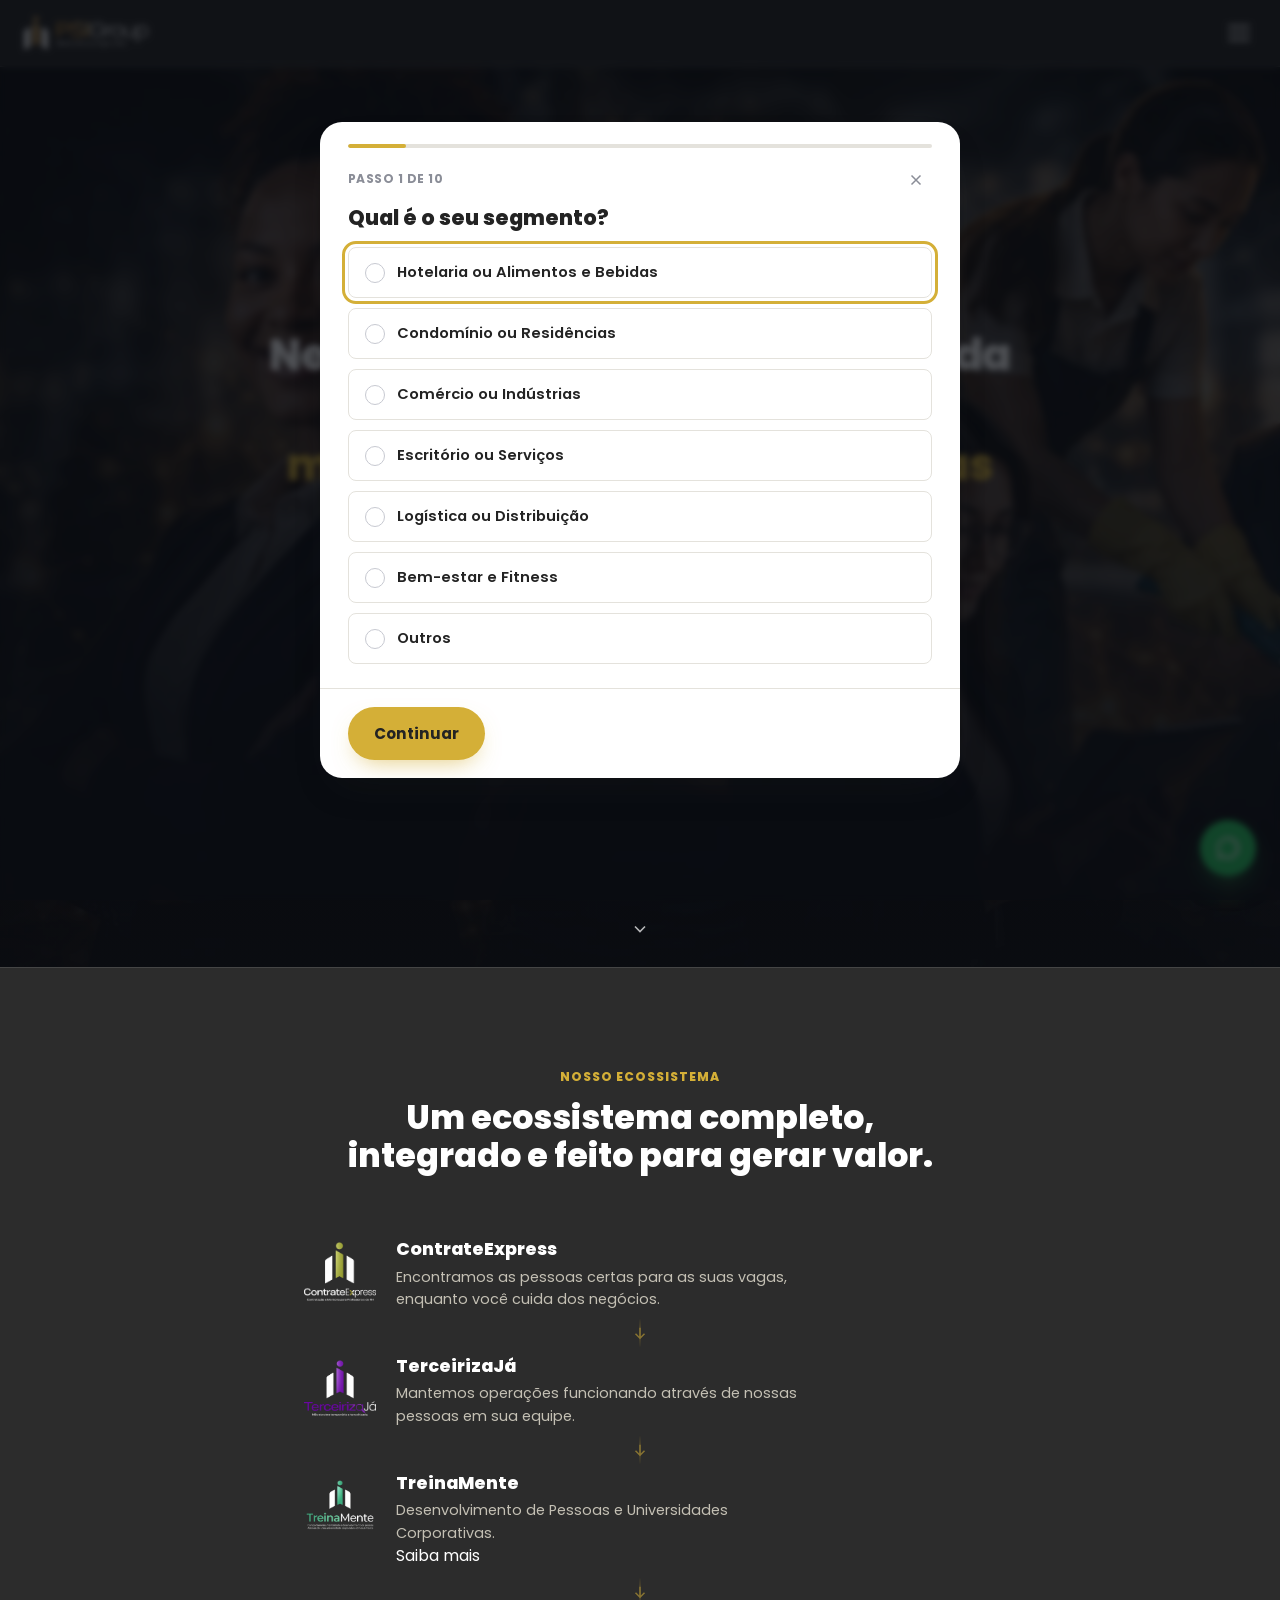
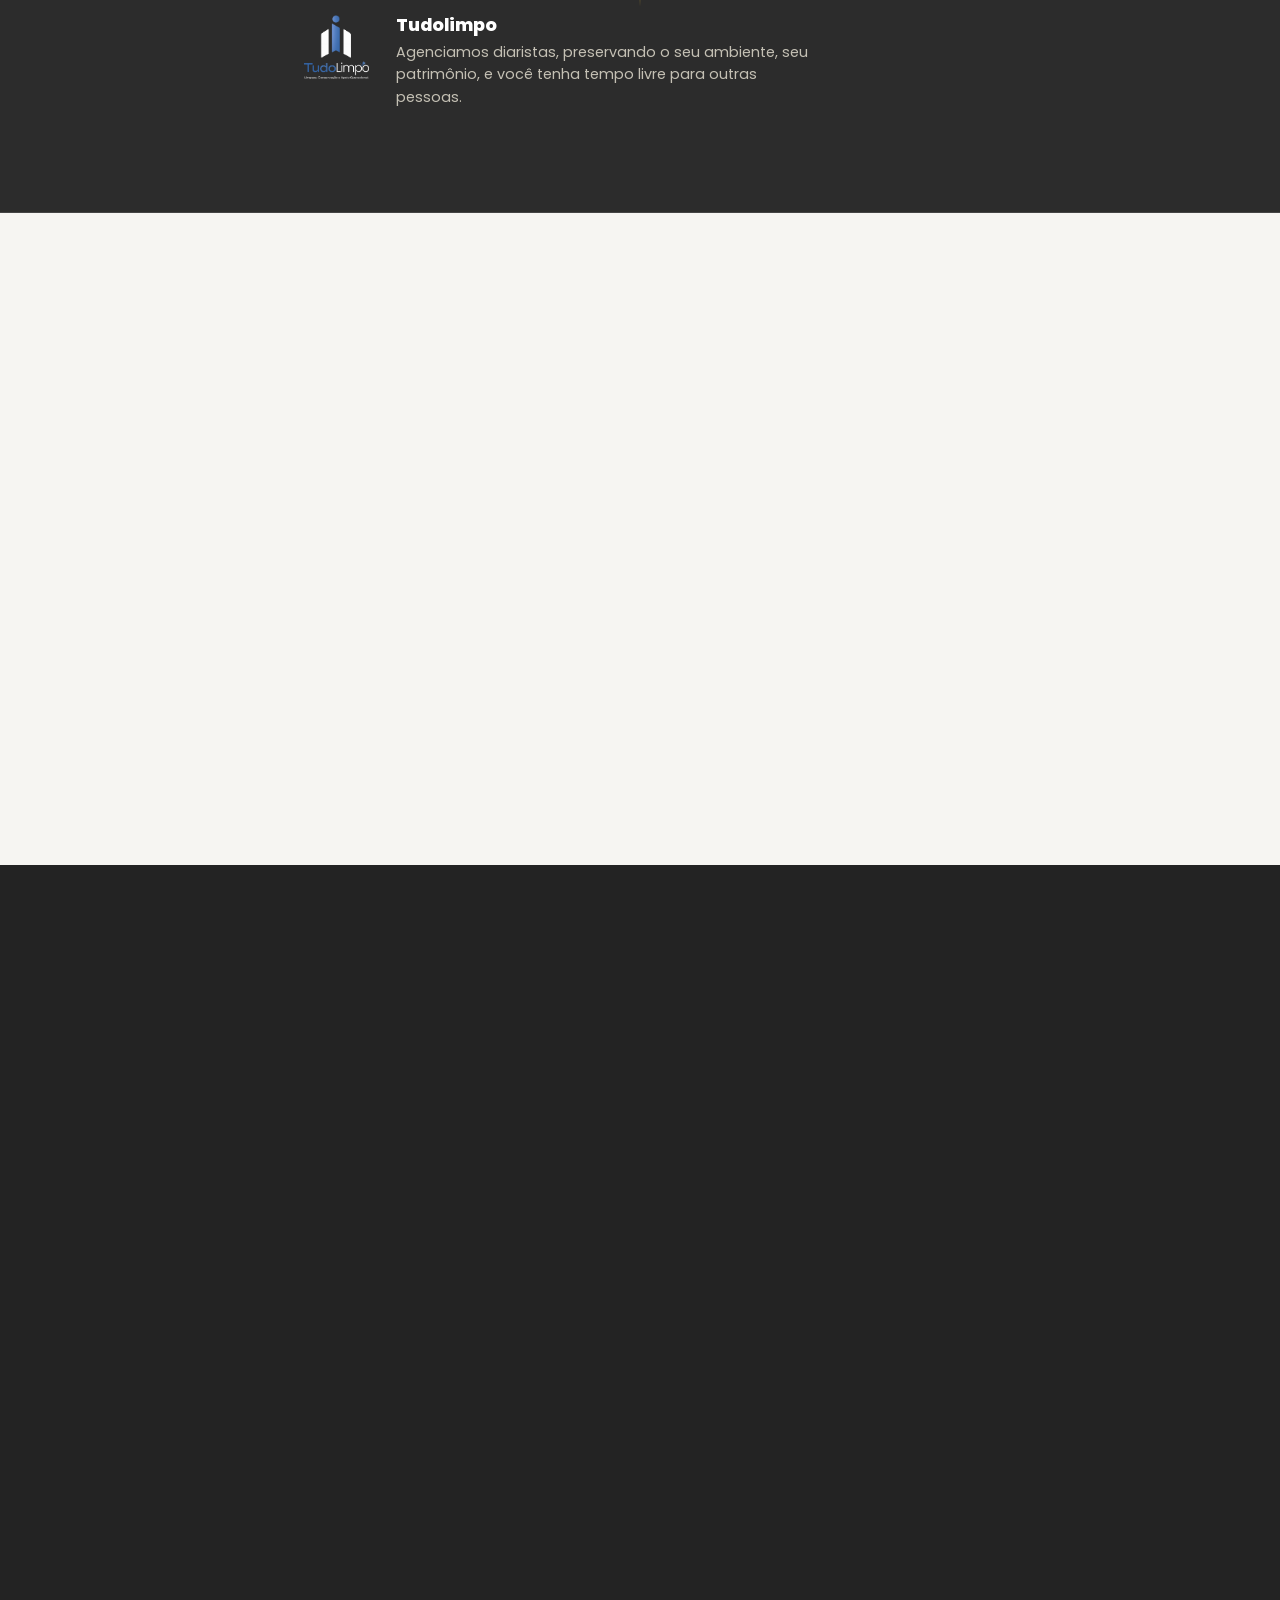
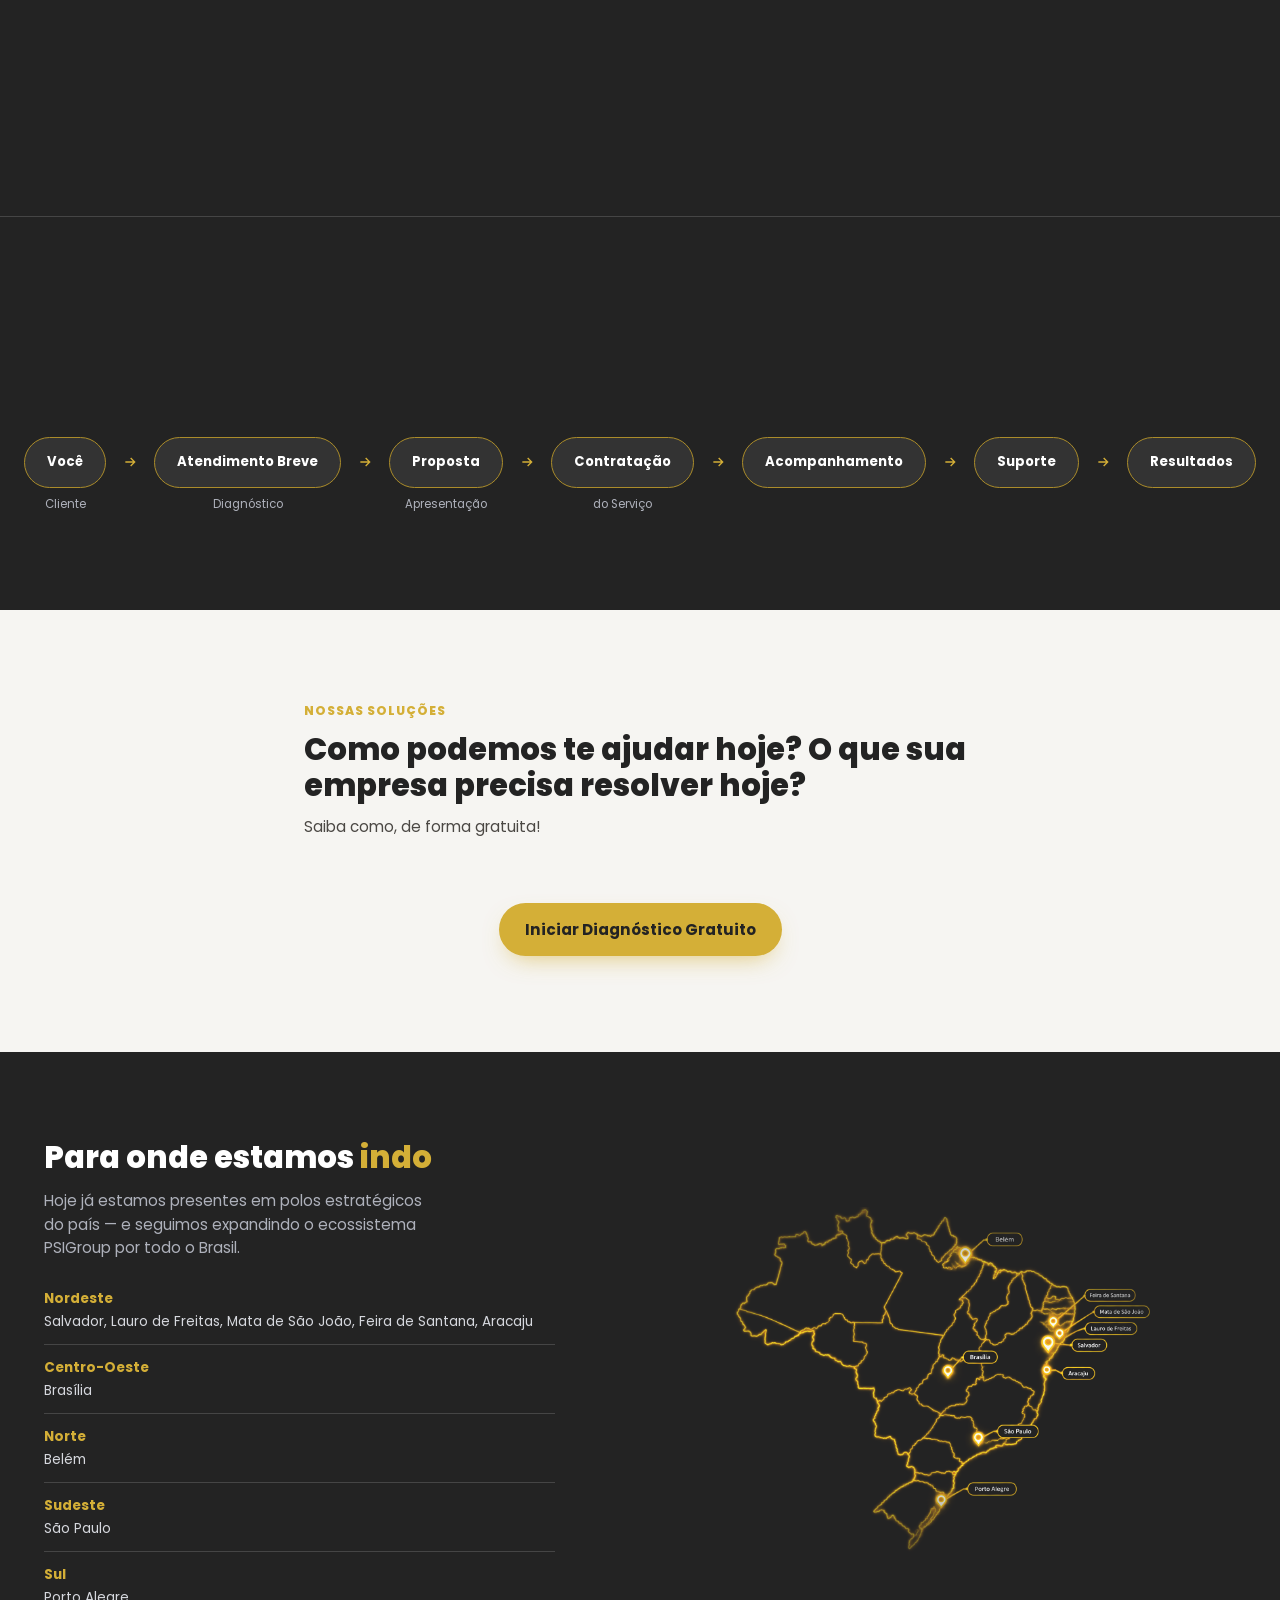
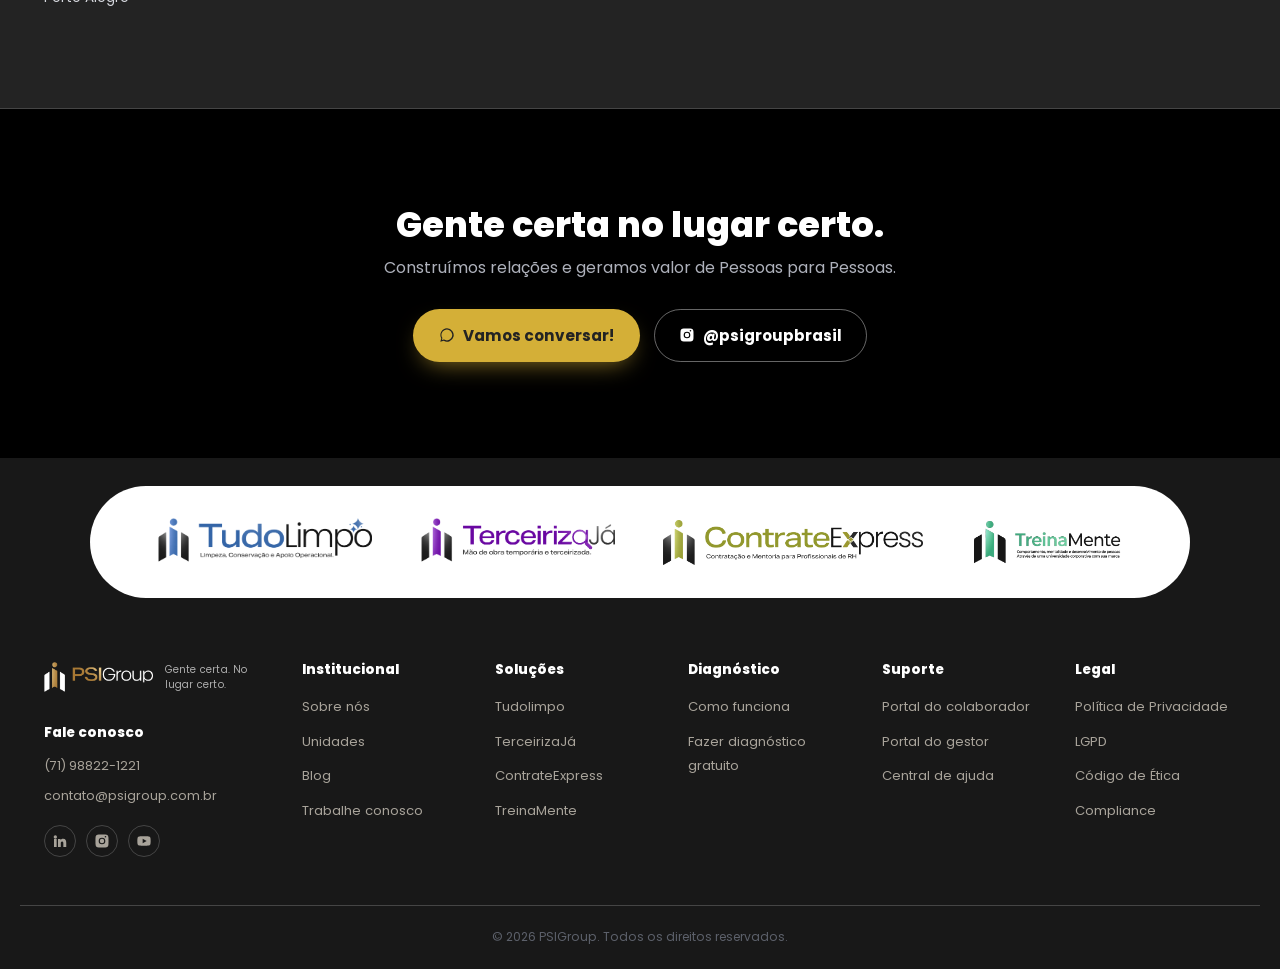
<file: index.html>
<!DOCTYPE html>
<html lang="pt-BR">
<head>
<meta charset="UTF-8">
<meta name="viewport" content="width=device-width, initial-scale=1.0">
<title>PSIGroup — Gente certa. No lugar certo.</title>
<meta name="description" content="Consultoria diagnóstica gratuita da PSIGroup: identifique os gargalos da sua operação e receba um plano de ação prático em Pessoas, Operação, Facilities, Saúde e Gestão.">
<link rel="preconnect" href="https://fonts.googleapis.com">
<link rel="preconnect" href="https://fonts.gstatic.com" crossorigin>
<link href="https://fonts.googleapis.com/css2?family=Poppins:wght@300;400;500;600;700;800&display=swap" rel="stylesheet">
<link rel="stylesheet" href="styles.css">
</head>
<body class="js-nav-closed">

<!-- ========== HEADER ========== -->
<header class="site-header">
  <div class="wrap header__inner">
    <a href="#" class="logo">
      <img class="logo__image" src="assets/logo-psigroup-full.png" alt="PSIGroup" width="720" height="199">  
    </a>

    <nav class="main-nav" id="mainNav" aria-label="Navegação principal">
      <ul>
        <li><a href="#inicio">Início</a></li>
        <li><a href="#sobre">Sobre</a></li>
        <li><a href="#unidades">Unidades</a></li>
        <li><a href="#solucoes">Diagnóstico gratuito</a></li>
        <li class="has-dropdown">
          <button class="nav-dropdown-trigger" id="servicosTrigger" aria-haspopup="true" aria-expanded="false" aria-controls="servicosMenu">
            Serviços
            <svg width="12" height="12" viewBox="0 0 24 24" fill="none" stroke="currentColor" stroke-width="2" class="nav-caret"><path d="M6 9l6 6 6-6"/></svg>
          </button>
          <ul class="nav-dropdown" id="servicosMenu" role="menu" aria-label="Nossos serviços">
            <li role="none"><a role="menuitem" href="/tudolimpo">
              <strong>Tudolimpo</strong><span>Limpeza e conservação</span>
            </a></li>
            <li role="none"><a role="menuitem" href="/contrateexpress">
              <strong>ContrateExpress</strong><span>Recrutamento e seleção</span>
            </a></li>
            <li role="none"><span class="nav-dropdown__soon" aria-disabled="true">
              <strong>TerceirizaJá</strong><span>Em breve</span>
            </span></li>
            <li role="none"><a role="menuitem" href="TreinaMente/index.html">
              <strong>TreinaMente</strong><span>Desenvolvimento de pessoas</span>
            </a></li>
          </ul>
        </li>
        <li><a href="#como-funciona">Como funciona</a></li>
        <li><a href="#presenca">Onde estamos</a></li>
        <li><a href="#contato">Contato</a></li>
        <li class="main-nav__cta-item">
          <button type="button" class="btn btn--gold btn--sm" data-open-partner-modal>Seja Nosso Parceiro PSIGroup</button>
        </li>
      </ul>
    </nav>

    <button type="button" id="open-partner-modal" class="btn btn--gold btn--sm header__cta" data-open-partner-modal>
      Seja Nosso Parceiro PSIGroup
      <svg width="14" height="14" viewBox="0 0 24 24" fill="none"><path d="M4 12h16M13 5l7 7-7 7" stroke="currentColor" stroke-width="2" stroke-linecap="round" stroke-linejoin="round"/></svg>
    </button>

    <button class="nav-toggle" id="navToggle" aria-label="Abrir menu" aria-expanded="false" aria-controls="mainNav">
      <span></span><span></span><span></span>
    </button>
  </div>
</header>

<main>

  <!-- ========== HERO (100vh, vídeo de fundo) ========== -->
  <section class="hero" id="inicio">
    <div class="hero__bg" aria-hidden="true">
      <img class="hero__bg-image" src="assets/hero-team.jpg" alt="">
      <!-- Sem asset de vídeo ainda: troque o <source> abaixo pelo arquivo real (mp4, ~10-20s, sem áudio). -->
      <video class="hero__video" autoplay muted loop playsinline preload="none" poster="assets/hero-team.jpg">
        <!-- <source src="assets/video/hero.mp4" type="video/mp4"> -->
      </video>
    </div>
    <div class="hero__scrim" aria-hidden="true"></div>

    <div class="wrap hero__inner">
      <p class="hero__kicker">
        Nem toda necessidade precisa da mesma solução,<br>
        <span class="text-gold">mas toda solução começa pelas Pessoas!</span>
      </p>
      <div class="hero__wordmark">
        <img class="hero__wordmark-image" src="assets/logo-psigroup-full.png" alt="PSIGroup — Gente certa. No lugar certo." width="720" height="198">
      </div>
      <div class="hero__actions">
        <a href="https://wa.me/5571988221221?text=Ol%C3%A1%21%20Gostaria%20de%20falar%20com%20um%20especialista." class="btn btn--gold" target="_blank" rel="noopener">Fale com um especialista</a>
        <a href="#solucoes" class="hero__quiz-link">Prefere ir direto ao diagnóstico gratuito? →</a>
      </div>
    </div>

    <a href="#ecossistema" class="hero__scroll-cue" aria-label="Rolar para conhecer o ecossistema">
      <svg width="20" height="20" viewBox="0 0 24 24" fill="none" stroke="currentColor" stroke-width="2"><path d="M6 9l6 6 6-6"/></svg>
    </a>
  </section>

  <!-- ========== ECOSSISTEMA (linha do tempo animada) ========== -->
  <section class="ecosystem" id="ecossistema">
    <div class="wrap ecosystem__inner">
      <div class="ecosystem__head" data-reveal>
        <span class="eyebrow">Nosso ecossistema</span>
        <h2>Um ecossistema completo,<br>integrado e feito para gerar valor.</h2>
      </div>

      <ol class="timeline">
        <li class="timeline__item" data-reveal data-tone="coral">
          <span class="timeline__badge">
            <img src="assets/logo-contrateexpress.png" alt="ContrateExpress" width="220" height="180" loading="lazy">
          </span>
          <div class="timeline__content">
            <h3>ContrateExpress</h3>
            <p>Encontramos as pessoas certas para as suas vagas, enquanto você cuida dos negócios.</p>
          </div>
        </li>
        <li class="timeline__arrow" data-tone="coral" aria-hidden="true">
          <svg width="18" height="18" viewBox="0 0 24 24" fill="none" stroke="currentColor" stroke-width="2"><path d="M12 5v14M6 13l6 6 6-6"/></svg>
        </li>
        <li class="timeline__item" data-reveal data-tone="violet">
          <span class="timeline__badge">
            <img src="assets/logo-terceirizaja.png" alt="TerceirizaJá" width="220" height="180" loading="lazy">
          </span>
          <div class="timeline__content">
            <h3>TerceirizaJá</h3>
            <p>Mantemos operações funcionando através de nossas pessoas em sua equipe.</p>
          </div>
        </li>
        <li class="timeline__arrow" data-tone="violet" aria-hidden="true">
          <svg width="18" height="18" viewBox="0 0 24 24" fill="none" stroke="currentColor" stroke-width="2"><path d="M12 5v14M6 13l6 6 6-6"/></svg>
        </li>
        <li class="timeline__item" data-reveal data-tone="green">
          <span class="timeline__badge">
            <img src="TreinaMente/assets/img/logo-treinamente-vertical-light.png" alt="Logo TreinaMente" width="220" height="180" loading="lazy">
          </span>
          <div class="timeline__content">
            <h3>TreinaMente</h3>
            <p>Desenvolvimento de Pessoas e Universidades Corporativas.</p>
            <a href="TreinaMente/index.html" class="timeline__link">Saiba mais</a>
          </div>
        </li>
        <li class="timeline__arrow" data-tone="green" aria-hidden="true">
          <svg width="18" height="18" viewBox="0 0 24 24" fill="none" stroke="currentColor" stroke-width="2"><path d="M12 5v14M6 13l6 6 6-6"/></svg>
        </li>
        <li class="timeline__item" data-reveal data-tone="teal">
          <span class="timeline__badge">
            <img src="assets/logo-tudolimpo.png" alt="Tudolimpo" width="220" height="180" loading="lazy">
          </span>
          <div class="timeline__content">
            <h3>Tudolimpo</h3>
            <p>Agenciamos diaristas, preservando o seu ambiente, seu patrimônio, e você tenha tempo livre para outras pessoas.</p>
          </div>
        </li>
      </ol>
    </div>
  </section>

  <!-- ========== SOBRE (mapa neural animado) ========== -->
  <section class="about" id="sobre">
    <div class="wrap about__grid">
      <div class="about__copy" data-reveal>
        <h2>Sobre a <span class="text-gold">PSIGroup</span></h2>
        <p>A PSIGroup expandiu com o desenvolvimento do &ldquo;Psicólogo de Empresas&rdquo; e da certeza de que grandes negócios começam com pessoas. Mais do que prestar serviços, construímos conexões que geram oportunidades, transformam vidas e impulsionam negócios.</p>
        <p><strong>Nossa missão é transformar clientes em fãs por meio de pessoas gerando valor para outras pessoas.</strong></p>
        <a href="#" class="btn btn--outline">
          Nossa história
          <svg width="14" height="14" viewBox="0 0 24 24" fill="none"><path d="M4 12h16M13 5l7 7-7 7" stroke="currentColor" stroke-width="2" stroke-linecap="round" stroke-linejoin="round"/></svg>
        </a>
      </div>

      <div class="about__diagram" data-reveal aria-hidden="true">
        <svg viewBox="0 0 460 460" class="orbit-lines">
          <circle class="orbit-ring" cx="230" cy="230" r="150" fill="none" stroke="#D8D8D2" stroke-width="1.5"/>
          <line class="orbit-link" x1="230" y1="230" x2="100" y2="100"/>
          <line class="orbit-link" x1="230" y1="230" x2="360" y2="100"/>
          <line class="orbit-link" x1="230" y1="230" x2="360" y2="360"/>
          <line class="orbit-link" x1="230" y1="230" x2="100" y2="360"/>
        </svg>
        <div class="orbit-center">
          <img src="assets/logo-icon.png" alt="" width="30" height="42">
        </div>

        <div class="orbit-node orbit-node--tl" style="--d:0">
          <img class="orbit-logo" src="assets/ContrateExpress Vertical (CINZA).png" alt="ContrateExpress" width="130" height="106" loading="lazy">
        </div>
        <div class="orbit-node orbit-node--tr" style="--d:1">
          <img class="orbit-logo" src="assets/TerceirizaJá Vertical (CINZA).png" alt="TerceirizaJá" width="130" height="106" loading="lazy">
        </div>
        <div class="orbit-node orbit-node--br" style="--d:2">
          <img class="orbit-logo" src="TreinaMente/assets/img/logo-treinamente-vertical-dark.png" alt="Logo TreinaMente" width="130" height="106" loading="lazy">
        </div>
        <div class="orbit-node orbit-node--bl" style="--d:3">
          <img class="orbit-logo" src="assets/Tudolimpo Vertical (CINZA).png" alt="Tudolimpo" width="130" height="106" loading="lazy">
        </div>
      </div>
    </div>
  </section>

  <!-- ========== UNIDADES DE NEGÓCIO (hexágonos + números) ========== -->
  <section class="units" id="unidades">
    <div class="wrap">
      <div class="units__intro" data-reveal>
        <h2>Nossas <span class="text-gold">Unidades de Negócios</span></h2>
        <p class="units__intro-note">Passe o mouse (ou toque) em cada unidade para conhecer as frentes de atuação.</p>
      </div>

      <div class="units__layout">
        <div class="hex-grid">
          <div class="hex" data-tone="teal" data-reveal tabindex="0">
            <div class="hex__inner">
              <img src="assets/logo-tudolimpo.png" alt="Logo Tudolimpo">
              <ul class="hex__tags">
                <li>Limpeza</li><li>Conservação</li><li>Facilities</li><li>Residências</li><li>Empresas</li><li>Condomínios</li>
              </ul>
            </div>
          </div>
          <div class="hex" data-tone="violet" data-reveal tabindex="0">
            <div class="hex__inner">
              <img src="assets/logo-terceirizaja.png" alt="Logo TerceirizaJá">
              <ul class="hex__tags">
                <li>Terceirização</li><li>Mão de obra temporária</li><li>Operação</li><li>Escala</li>
              </ul>
            </div>
          </div>
          <div class="hex" data-tone="coral" data-reveal tabindex="0">
            <div class="hex__inner">
              <img src="assets/logo-contrateexpress.png" alt="Logo ContrateExpress">
              <ul class="hex__tags">
                <li>Contratação de Pessoas</li><li>Treinamentos de Equipes</li><li>Mentorias para RH</li><li>Banco de Talentos</li>
              </ul>
            </div>
          </div>
          <div class="hex" data-tone="green" data-reveal tabindex="0">
            <div class="hex__inner">
              <img src="TreinaMente/assets/img/logo-treinamente-vertical-light.png" alt="Logo TreinaMente">
              <ul class="hex__tags">
                <li>Desenvolvimento de Pessoas</li><li>Universidades Corporativas</li>
              </ul>
            </div>
          </div>
        </div>

        <aside class="units__stats" data-reveal>
          <h3>Grandes números</h3>
          <dl>
            <div><dt data-count-to="500" data-prefix="+">+500</dt><dd>Profissionais Desenvolvidos</dd></div>
            <div><dt data-count-to="150" data-prefix="+">+150</dt><dd>Empresas atendidas</dd></div>
            <div><dt data-count-to="95" data-suffix="%">95%</dt><dd>Satisfação dos clientes atendidos</dd></div>
          </dl>
        </aside>
      </div>
    </div>
  </section>

  <!-- ========== COMO FUNCIONA / EXPERIMENTE! ========== -->
  <section class="how" id="como-funciona">
    <div class="wrap">
      <div data-reveal>
        <span class="eyebrow">Como funciona</span>
        <h2>Experimente!</h2>
      </div>
      <ol class="flow">
        <li class="flow__item" data-reveal><span class="flow__badge">Você</span><p>Cliente</p></li>
        <li class="flow__arrow" aria-hidden="true"><svg width="16" height="16" viewBox="0 0 24 24" fill="none" stroke="currentColor" stroke-width="2"><path d="M5 12h14M13 6l6 6-6 6"/></svg></li>
        <li class="flow__item" data-reveal><span class="flow__badge">Atendimento Breve</span><p>Diagnóstico</p></li>
        <li class="flow__arrow" aria-hidden="true"><svg width="16" height="16" viewBox="0 0 24 24" fill="none" stroke="currentColor" stroke-width="2"><path d="M5 12h14M13 6l6 6-6 6"/></svg></li>
        <li class="flow__item" data-reveal><span class="flow__badge">Proposta</span><p>Apresentação</p></li>
        <li class="flow__arrow" aria-hidden="true"><svg width="16" height="16" viewBox="0 0 24 24" fill="none" stroke="currentColor" stroke-width="2"><path d="M5 12h14M13 6l6 6-6 6"/></svg></li>
        <li class="flow__item" data-reveal><span class="flow__badge">Contratação</span><p>do Serviço</p></li>
        <li class="flow__arrow" aria-hidden="true"><svg width="16" height="16" viewBox="0 0 24 24" fill="none" stroke="currentColor" stroke-width="2"><path d="M5 12h14M13 6l6 6-6 6"/></svg></li>
        <li class="flow__item" data-reveal><span class="flow__badge">Acompanhamento</span></li>
        <li class="flow__arrow" aria-hidden="true"><svg width="16" height="16" viewBox="0 0 24 24" fill="none" stroke="currentColor" stroke-width="2"><path d="M5 12h14M13 6l6 6-6 6"/></svg></li>
        <li class="flow__item" data-reveal><span class="flow__badge">Suporte</span></li>
        <li class="flow__arrow" aria-hidden="true"><svg width="16" height="16" viewBox="0 0 24 24" fill="none" stroke="currentColor" stroke-width="2"><path d="M5 12h14M13 6l6 6-6 6"/></svg></li>
        <li class="flow__item" data-reveal><span class="flow__badge">Resultados</span></li>
      </ol>
    </div>
  </section>

  <!-- ========== NOSSAS SOLUÇÕES (entrada do diagnóstico) ========== -->
  <section class="solutions" id="solucoes">
    <div class="wrap solutions__head" data-reveal-pop>
      <span class="eyebrow">Nossas soluções</span>
      <h2>Como podemos te ajudar hoje? O que sua empresa precisa resolver hoje?</h2>
      <p>Saiba como, de forma gratuita!</p>
    </div>

    <div class="wrap solucoes-cta-container" data-reveal-pop>
      <button type="button" class="btn btn--gold btn--pulse" data-open-quiz>Iniciar Diagnóstico Gratuito</button>
    </div>
  </section>

  <!-- ========== PRESENÇA NACIONAL ========== -->
  <section class="presence" id="presenca">
    <div class="wrap presence__inner">
      <div class="presence__copy" data-reveal>
        <h2>Para onde estamos <span class="text-gold">indo</span></h2>
        <p>Hoje já estamos presentes em polos estratégicos do país — e seguimos expandindo o ecossistema PSIGroup por todo o Brasil.</p>
        <ul class="presence__regions">
          <li><strong>Nordeste</strong><span>Salvador, Lauro de Freitas, Mata de São João, Feira de Santana, Aracaju</span></li>
          <li><strong>Centro-Oeste</strong><span>Brasília</span></li>
          <li><strong>Norte</strong><span>Belém</span></li>
          <li><strong>Sudeste</strong><span>São Paulo</span></li>
          <li><strong>Sul</strong><span>Porto Alegre</span></li>
        </ul>
      </div>

      <div class="presence__map" data-reveal>
        <img src="assets/mapa-brasil.png" alt="Mapa de presença do PSIGroup no Brasil" class="mapa-presenca-img">
      </div>
    </div>
  </section>

  <!-- ========== CTA FINAL (fundo totalmente preto) ========== -->
  <section class="final-cta" id="contato">
    <div class="wrap final-cta__inner">
      <div>
        <h2>Gente certa no lugar certo.</h2>
        <p>Construímos relações e geramos valor de Pessoas para Pessoas.</p>
      </div>
      <div class="final-cta__actions">
        <a href="https://wa.me/5571988221221" class="btn btn--gold" target="_blank" rel="noopener">
          <svg width="16" height="16" viewBox="0 0 24 24" fill="currentColor"><path d="M12 2a10 10 0 0 0-8.6 15L2 22l5.1-1.3A10 10 0 1 0 12 2zm0 18.1c-1.6 0-3.1-.4-4.4-1.2l-.3-.2-3 .8.8-2.9-.2-.3a8.1 8.1 0 1 1 7.1 3.8z"/></svg>
          Vamos conversar!
        </a>
        <a href="https://instagram.com/psigroupbrasil" class="btn btn--outline-light" target="_blank" rel="noopener">
          <svg width="16" height="16" viewBox="0 0 24 24" fill="currentColor"><path d="M12 2.2c3.2 0 3.6 0 4.8.07 3.3.15 4.7 1.6 4.9 4.9.06 1.2.07 1.6.07 4.8 0 3.2 0 3.6-.07 4.8-.15 3.3-1.6 4.7-4.9 4.9-1.2.06-1.6.07-4.8.07-3.2 0-3.6 0-4.8-.07-3.3-.15-4.7-1.6-4.9-4.9C2.24 15.6 2.2 15.2 2.2 12c0-3.2 0-3.6.07-4.8.15-3.3 1.6-4.7 4.9-4.9C8.4 2.2 8.8 2.2 12 2.2zM12 7a5 5 0 1 0 0 10 5 5 0 0 0 0-10zm0 8.3a3.3 3.3 0 1 1 0-6.6 3.3 3.3 0 0 1 0 6.6zm5.2-8.5a1.2 1.2 0 1 0 0-2.4 1.2 1.2 0 0 0 0 2.4z"/></svg>
          @psigroupbrasil
        </a>
      </div>
    </div>
  </section>

</main>

<!-- ========== FOOTER ========== -->
<footer class="site-footer">
  <div class="wrap">
    <div class="footer-ecosystem-banner">
      <a href="/tudolimpo" class="footer-ecosystem-link">
        <img src="assets/Tudolimpo Horizontal (CINZA).png" alt="Tudolimpo">
      </a>
      <a href="/terceirizaja" class="footer-ecosystem-link">
        <img src="assets/TerceirizaJá Horizontal (CINZA).png" alt="TerceirizaJá">
      </a>
      <a href="/contrateexpress" class="footer-ecosystem-link">
        <img src="assets/ContrateExpress Horizontal (CINZA).png" alt="ContrateExpress">
      </a>
      <a href="TreinaMente/index.html" class="footer-ecosystem-link">
        <img src="TreinaMente/assets/img/logo-treinamente-transparent-dark.png" alt="Logo TreinaMente">
      </a>
    </div>
  </div>

  <div class="wrap footer__grid">

    <div class="footer__brand">
      <a href="#" class="logo logo--footer">
        <img class="logo__image" src="assets/logo-psigroup.png" alt="PSIGroup" width="720" height="199">
        <span class="logo__tagline">Gente certa. No lugar certo.</span>
      </a>

      <div class="footer__col footer__contact">
        <h4>Fale conosco</h4>
        <ul>
          <li>(71) 98822-1221</li>
          <li>contato@psigroup.com.br</li>
        </ul>
        <div class="social">
          <a href="#" aria-label="LinkedIn"><svg width="16" height="16" viewBox="0 0 24 24" fill="currentColor"><path d="M4.98 3.5A2.5 2.5 0 1 1 5 8.5a2.5 2.5 0 0 1-.02-5zM3 9h4v12H3zM9 9h3.8v1.7h.05c.53-1 1.83-2 3.77-2 4 0 4.75 2.6 4.75 6V21H17v-5.3c0-1.27-.02-2.9-1.77-2.9-1.77 0-2.04 1.38-2.04 2.8V21H9z"/></svg></a>
          <a href="https://instagram.com/psigroupbrasil" target="_blank" rel="noopener" aria-label="Instagram"><svg width="16" height="16" viewBox="0 0 24 24" fill="currentColor"><path d="M12 2.2c3.2 0 3.6 0 4.8.07 3.3.15 4.7 1.6 4.9 4.9.06 1.2.07 1.6.07 4.8 0 3.2 0 3.6-.07 4.8-.15 3.3-1.6 4.7-4.9 4.9-1.2.06-1.6.07-4.8.07-3.2 0-3.6 0-4.8-.07-3.3-.15-4.7-1.6-4.9-4.9C2.24 15.6 2.2 15.2 2.2 12c0-3.2 0-3.6.07-4.8.15-3.3 1.6-4.7 4.9-4.9C8.4 2.2 8.8 2.2 12 2.2zM12 7a5 5 0 1 0 0 10 5 5 0 0 0 0-10zm0 8.3a3.3 3.3 0 1 1 0-6.6 3.3 3.3 0 0 1 0 6.6zm5.2-8.5a1.2 1.2 0 1 0 0-2.4 1.2 1.2 0 0 0 0 2.4z"/></svg></a>
          <a href="#" aria-label="YouTube"><svg width="16" height="16" viewBox="0 0 24 24" fill="currentColor"><path d="M22 12s0-3.2-.4-4.7a2.8 2.8 0 0 0-2-2C17.9 5 12 5 12 5s-5.9 0-7.6.3a2.8 2.8 0 0 0-2 2C2 8.8 2 12 2 12s0 3.2.4 4.7a2.8 2.8 0 0 0 2 2C6.1 19 12 19 12 19s5.9 0 7.6-.3a2.8 2.8 0 0 0 2-2c.4-1.5.4-4.7.4-4.7zM10 15.3V8.7l6 3.3-6 3.3z"/></svg></a>
        </div>
      </div>
    </div>

    <nav class="footer__col">
      <h4>Institucional</h4>
      <ul><li><a href="#sobre">Sobre nós</a></li><li><a href="#unidades">Unidades</a></li><li><a href="#blog">Blog</a></li><li><a href="#carreiras">Trabalhe conosco</a></li></ul>
    </nav>

    <nav class="footer__col">
      <h4>Soluções</h4>
      <ul><li><a href="#unidades">Tudolimpo</a></li><li><a href="#unidades">TerceirizaJá</a></li><li><a href="/contrateexpress">ContrateExpress</a></li><li><a href="TreinaMente/index.html">TreinaMente</a></li></ul>
    </nav>

    <nav class="footer__col">
      <h4>Diagnóstico</h4>
      <ul><li><a href="#solucoes">Como funciona</a></li><li><a href="#solucoes">Fazer diagnóstico gratuito</a></li></ul>
    </nav>

    <nav class="footer__col">
      <h4>Suporte</h4>
      <ul><li><a href="#">Portal do colaborador</a></li><li><a href="#">Portal do gestor</a></li><li><a href="#">Central de ajuda</a></li></ul>
    </nav>

    <nav class="footer__col">
      <h4>Legal</h4>
      <ul><li><a href="#">Política de Privacidade</a></li><li><a href="#">LGPD</a></li><li><a href="#">Código de Ética</a></li><li><a href="#">Compliance</a></li></ul>
    </nav>
  </div>

  <div class="wrap footer__bottom">
    <p>© <span data-current-year>2026</span> PSIGroup. Todos os direitos reservados.</p>
  </div>
</footer>

<a href="https://wa.me/5571988221221" class="whatsapp-float" target="_blank" rel="noopener" aria-label="Falar no WhatsApp">
  <svg width="26" height="26" viewBox="0 0 24 24" fill="#fff"><path d="M12 2a10 10 0 0 0-8.6 15L2 22l5.1-1.3A10 10 0 1 0 12 2zm0 18.1c-1.6 0-3.1-.4-4.4-1.2l-.3-.2-3 .8.8-2.9-.2-.3a8.1 8.1 0 1 1 7.1 3.8z"/></svg>
</a>

<!-- ========== DIAGNÓSTICO GRATUITO (modal) ========== -->
<div class="quiz" id="quiz" hidden>
  <div class="quiz__overlay" data-quiz-close></div>
  <div class="quiz__dialog" role="dialog" aria-modal="true" aria-labelledby="quizTitle">
    <header class="quiz__head">
      <div class="quiz__progress-track"><span class="quiz__progress-bar" id="quizProgressBar"></span></div>
      <div class="quiz__head-row">
        <p class="quiz__step" id="quizStepLabel">Passo 1 de 10</p>
        <button type="button" class="quiz__close" id="quizCloseBtn" aria-label="Fechar diagnóstico">
          <svg width="18" height="18" viewBox="0 0 24 24" fill="none" stroke="currentColor" stroke-width="2"><path d="M6 6l12 12M18 6L6 18"/></svg>
        </button>
      </div>
    </header>

    <div class="quiz__scroll">
      <h2 class="quiz__title" id="quizTitle">Vamos entender sua operação!</h2>
      <div class="quiz__body" id="quizBody"></div>
    </div>

    <footer class="quiz__foot">
      <button type="button" class="btn btn--outline" id="quizBackBtn">Voltar</button>
      <button type="button" class="btn btn--gold" id="quizNextBtn" disabled>Continuar</button>
    </footer>
  </div>
</div>

<!-- ========== SEJA NOSSO PARCEIRO (modal de captação de franqueados) ========== -->
<div class="partner-modal" id="partnerModal" hidden>
  <div class="partner-modal__overlay" data-partner-close></div>
  <div class="partner-modal__dialog" role="dialog" aria-modal="true" aria-labelledby="partnerModalTitle">
    <header class="partner-modal__head">
      <div>
        <h2 class="partner-modal__title" id="partnerModalTitle">Seja Nosso Parceiro PSIGroup</h2>
        <p class="partner-modal__subtitle">Preencha os dados abaixo para candidatar-se a uma Unidade Parceiro Autorizado Local. Nossa equipe analisa e retorna pelo WhatsApp.</p>
      </div>
      <button type="button" class="partner-modal__close" id="partnerModalCloseBtn" aria-label="Fechar formulário de parceria">
        <svg width="18" height="18" viewBox="0 0 24 24" fill="none" stroke="currentColor" stroke-width="2"><path d="M6 6l12 12M18 6L6 18"/></svg>
      </button>
    </header>

    <form id="partner-form" class="partner-form">
      <div class="partner-form__scroll">
        <div class="partner-form__grid">
          <label class="partner-form__field">
            <span>Nome completo</span>
            <input type="text" name="nome" autocomplete="name" required>
          </label>

          <label class="partner-form__field">
            <span>WhatsApp</span>
            <input type="tel" name="whatsapp" autocomplete="tel" placeholder="(00) 00000-0000" required>
          </label>

          <label class="partner-form__field">
            <span>E-mail</span>
            <input type="email" name="email" autocomplete="email" required>
          </label>

          <label class="partner-form__field partner-form__field--sm">
            <span>Idade</span>
            <input type="number" name="idade" min="18" max="99" required>
          </label>

          <label class="partner-form__field">
            <span>Área de atuação</span>
            <select name="area" required>
              <option value="" disabled selected>Selecione</option>
              <option value="Administrador">Administrador</option>
              <option value="Psicólogo">Psicólogo</option>
              <option value="Profissional de RH">Profissional de RH</option>
              <option value="Contador">Contador</option>
              <option value="Profissional de Marketing">Profissional de Marketing</option>
              <option value="Consultor Empresarial">Consultor Empresarial</option>
              <option value="Outros">Outros</option>
            </select>
          </label>

          <label class="partner-form__field">
            <span>Onde deseja atuar?</span>
            <input type="text" name="onde_atuar" placeholder="Região, bairro ou cidade de interesse" required>
          </label>

          <label class="partner-form__field partner-form__field--sm">
            <span>Estado (UF)</span>
            <select name="uf" required>
              <option value="" disabled selected>UF</option>
              <option value="AC">AC — Acre</option>
              <option value="AL">AL — Alagoas</option>
              <option value="AP">AP — Amapá</option>
              <option value="AM">AM — Amazonas</option>
              <option value="BA">BA — Bahia</option>
              <option value="CE">CE — Ceará</option>
              <option value="DF">DF — Distrito Federal</option>
              <option value="ES">ES — Espírito Santo</option>
              <option value="GO">GO — Goiás</option>
              <option value="MA">MA — Maranhão</option>
              <option value="MT">MT — Mato Grosso</option>
              <option value="MS">MS — Mato Grosso do Sul</option>
              <option value="MG">MG — Minas Gerais</option>
              <option value="PA">PA — Pará</option>
              <option value="PB">PB — Paraíba</option>
              <option value="PR">PR — Paraná</option>
              <option value="PE">PE — Pernambuco</option>
              <option value="PI">PI — Piauí</option>
              <option value="RJ">RJ — Rio de Janeiro</option>
              <option value="RN">RN — Rio Grande do Norte</option>
              <option value="RS">RS — Rio Grande do Sul</option>
              <option value="RO">RO — Rondônia</option>
              <option value="RR">RR — Roraima</option>
              <option value="SC">SC — Santa Catarina</option>
              <option value="SP">SP — São Paulo</option>
              <option value="SE">SE — Sergipe</option>
              <option value="TO">TO — Tocantins</option>
            </select>
          </label>

          <label class="partner-form__field">
            <span>Cidade</span>
            <input type="text" name="cidade" required>
          </label>

          <label class="partner-form__field">
            <span>Potencial de investimento atual</span>
            <select name="investimento" required>
              <option value="" disabled selected>Selecione uma faixa</option>
              <option value="R$ 1.000 a R$ 5.000">R$ 1.000 a R$ 5.000</option>
              <option value="R$ 5.000 a R$ 10.000">R$ 5.000 a R$ 10.000</option>
              <option value="R$ 10.000 a R$ 15.000">R$ 10.000 a R$ 15.000</option>
              <option value="R$ 15.000 a R$ 20.000">R$ 15.000 a R$ 20.000</option>
            </select>
          </label>
        </div>

        <label class="partner-form__field partner-form__field--full">
          <span>Sobre você</span>
          <textarea name="sobre" rows="4" placeholder="O que você faz atualmente e o que está buscando com uma Unidade Parceiro Autorizado Local?" required></textarea>
        </label>

        <a href="assets/contrato-parceria.pdf" target="_blank" rel="noopener" class="partner-form__pdf-link contract-highlight-link">
          <svg width="16" height="16" viewBox="0 0 24 24" fill="none" stroke="currentColor" stroke-width="2"><path d="M14 2H6a2 2 0 0 0-2 2v16a2 2 0 0 0 2 2h12a2 2 0 0 0 2-2V8z"/><path d="M14 2v6h6"/></svg>
          Ler contrato de investimentos e parceria local
        </a>

        <label class="partner-form__checkbox">
          <input type="checkbox" name="aceite_contrato" required>
          <span>Declaro que li o contrato disponibilizado pela PSIGroup e estou ciente das condições de investimento e funcionamento da unidade.</span>
        </label>

        <label class="partner-form__checkbox">
          <input type="checkbox" name="aceite_sem_garantia" required>
          <span>Estou ciente de que o preenchimento desta candidatura não representa aprovação automática da Unidade Parceiro Autorizado Local.</span>
        </label>
      </div>

      <footer class="partner-form__foot">
        <button type="submit" class="btn btn--gold">Enviar Análise</button>
      </footer>
    </form>
  </div>
</div>

<script src="script.js" defer></script>
</body>
</html>
</file>
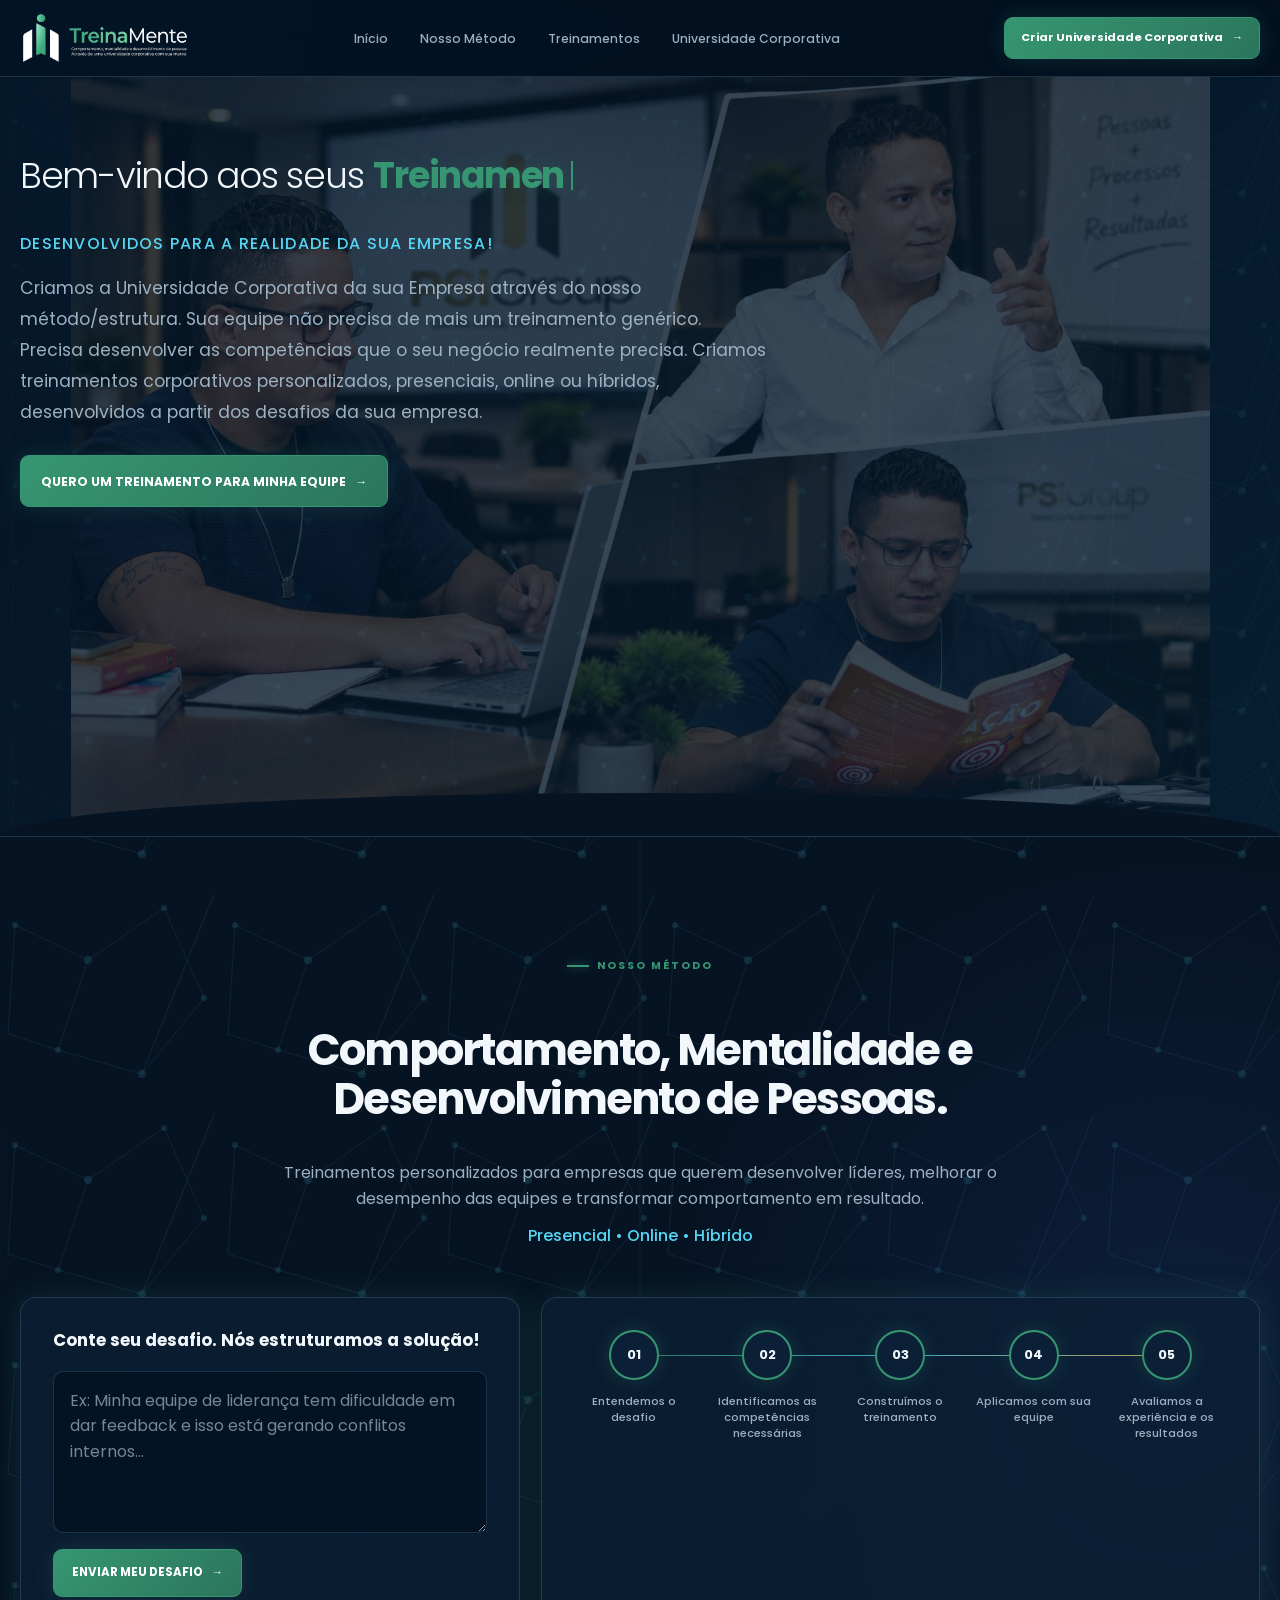
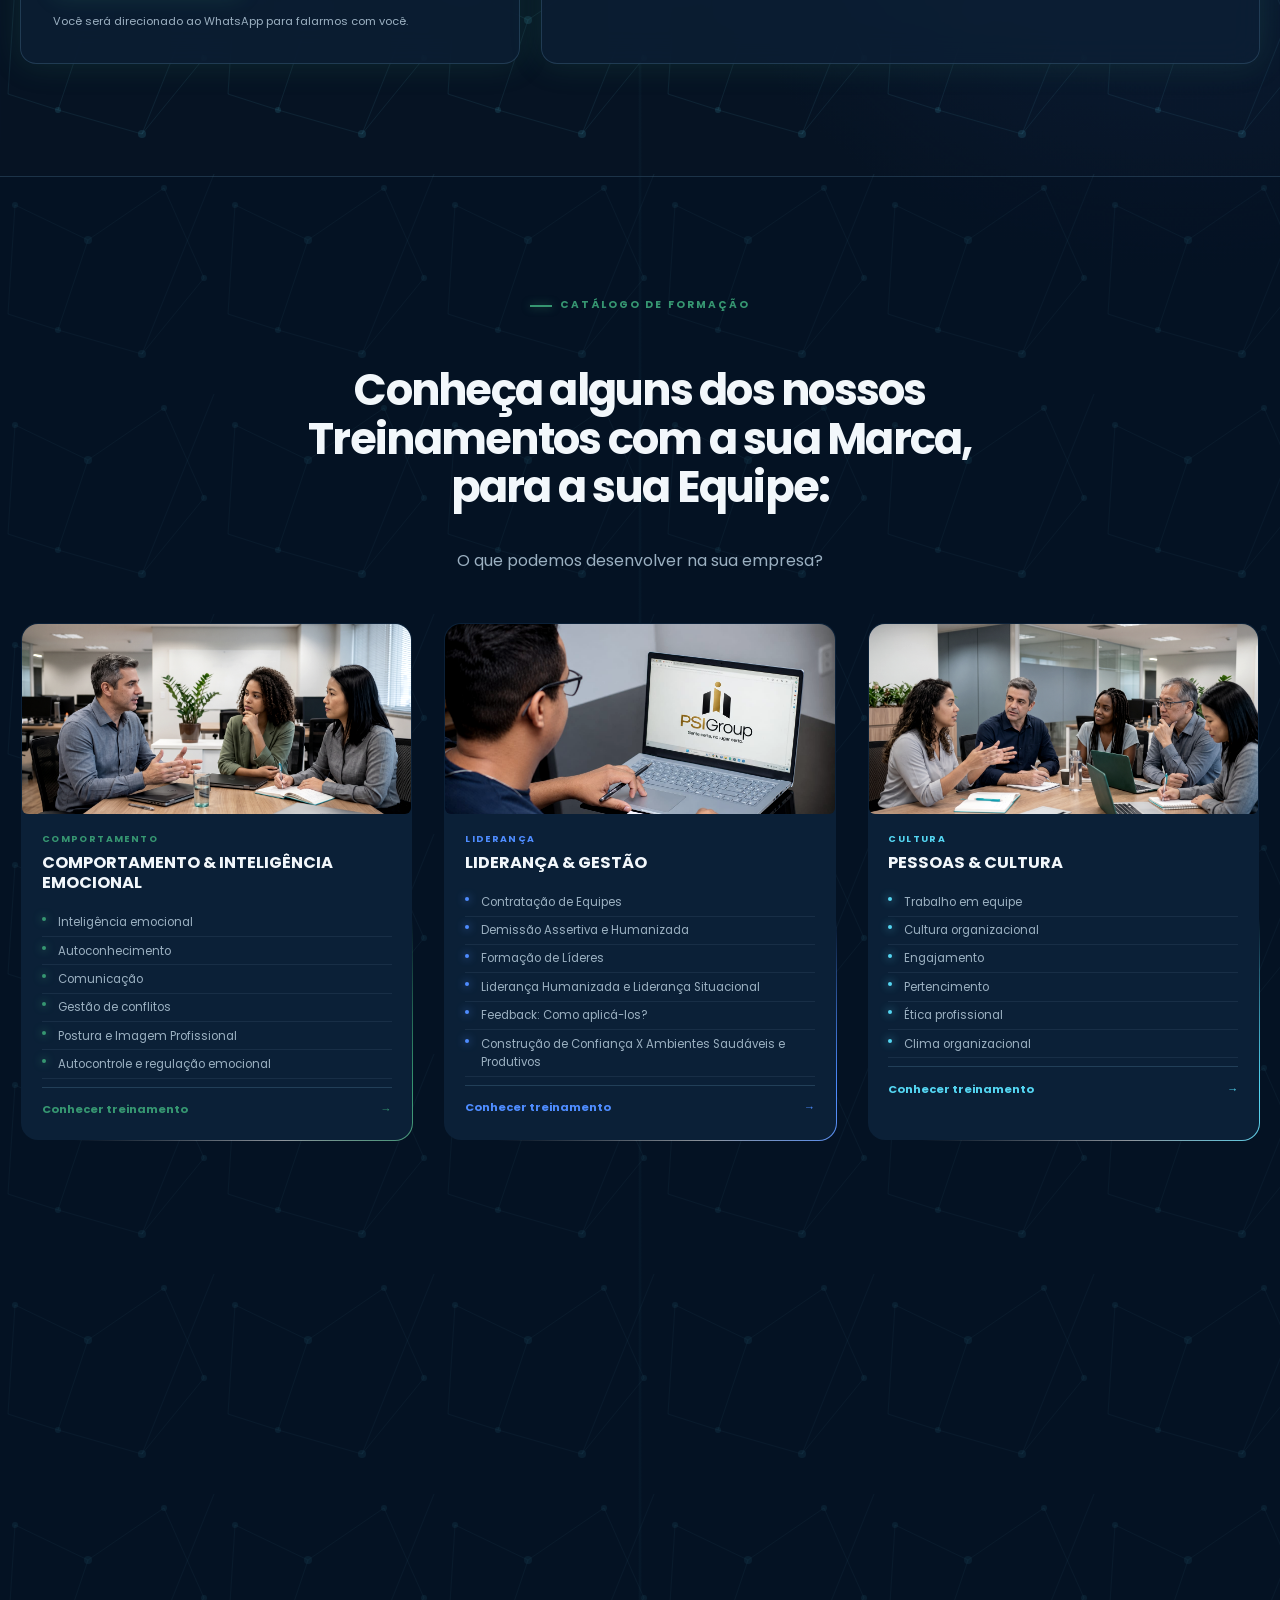
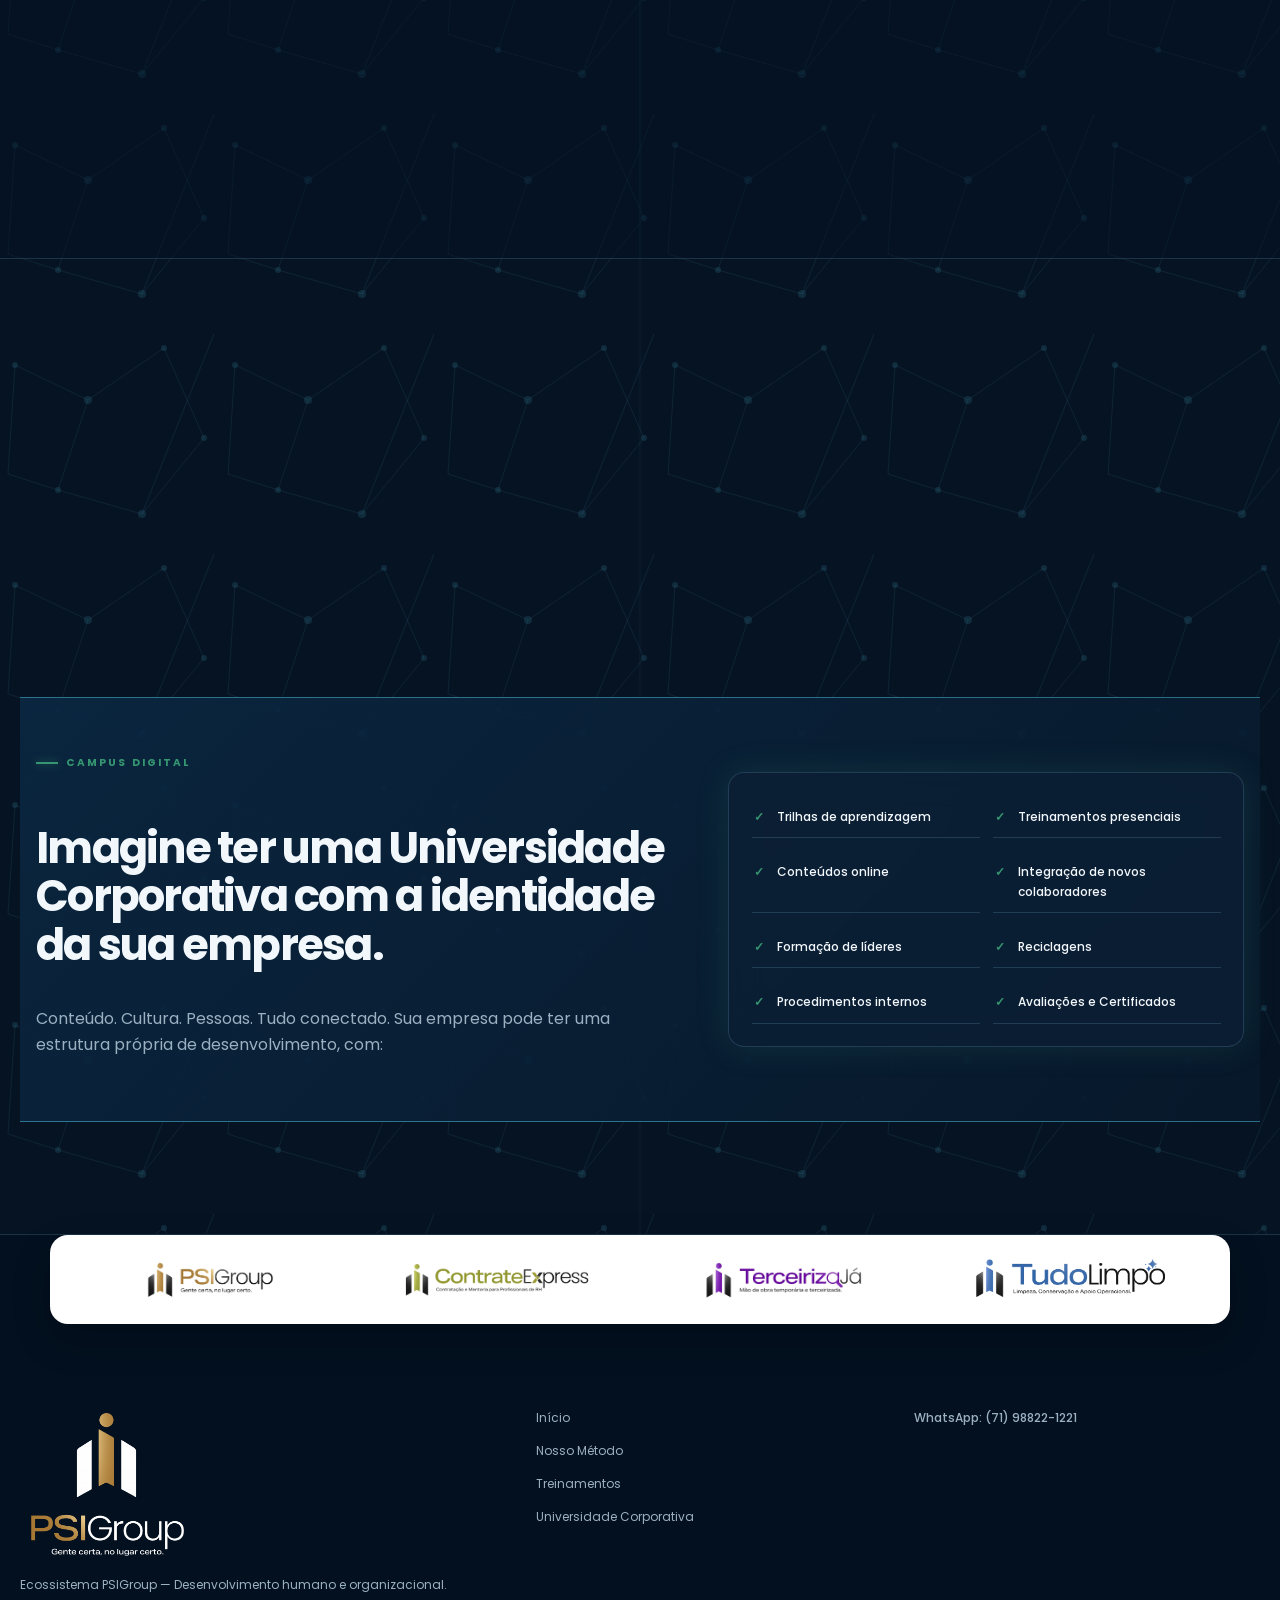
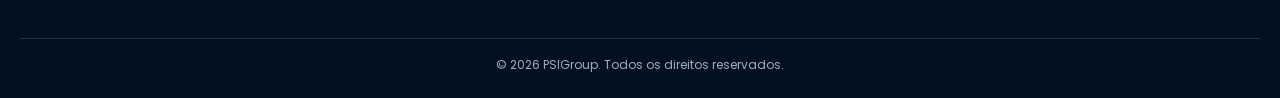
<file: TreinaMente/index.html>
<!DOCTYPE html>
<html lang="pt-BR">
<head>
  <meta charset="UTF-8">
  <meta name="viewport" content="width=device-width, initial-scale=1.0">
  <title>TreinaMente | Universidade Corporativa</title>
  <meta name="description" content="Uma plataforma de desenvolvimento corporativo para conectar pessoas, cultura e resultados.">

  <link rel="stylesheet" href="styles.css?v=20260922-dashboard">
</head>
<body>

  <!-- ============================================================
       HEADER
       ============================================================ -->
  <header class="header" role="banner">
    <div class="header__container">

      <a class="header__logo-link" href="#hero" aria-label="TreinaMente - Página inicial">
        <img class="header__logo" src="assets/img/logo-treinamente-transparent-light.png" alt="TreinaMente - Desenvolvimento de Pessoas">
      </a>

      <nav class="header__nav" role="navigation" aria-label="Navegação principal">
        <button class="header__nav-toggle" type="button" aria-expanded="false" aria-controls="header-nav-list">
          <span class="sr-only">Abrir menu</span>
          <span class="header__nav-toggle-icon" aria-hidden="true"></span>
        </button>

        <ul class="header__nav-list font-poppins font-poppins--medium" id="header-nav-list">
          <li class="header__nav-item"><a class="header__nav-link" href="#hero">Início</a></li>
          <li class="header__nav-item"><a class="header__nav-link" href="#desafio-processo">Nosso Método</a></li>
          <li class="header__nav-item"><a class="header__nav-link" href="#treinamentos">Treinamentos</a></li>
          <li class="header__nav-item"><a class="header__nav-link" href="#universidade-corporativa">Universidade Corporativa</a></li>
        </ul>
      </nav>

      <a
        class="header__cta font-poppins font-poppins--bold"
        href="https://api.whatsapp.com/send?phone=5571988221221&text=Ol%C3%A1%2C%20quero%20um%20treinamento%20para%20minha%20equipe."
        target="_blank"
        rel="noopener noreferrer"
      >
        Criar Universidade Corporativa
      </a>

    </div>
  </header>

  <main>

    <!-- ============================================================
         SEÇÃO 01 — HERO (Apresentação)
         ============================================================ -->
    <section id="hero" class="hero" aria-labelledby="hero-title">
      <div class="hero__container">

        <h1 id="hero-title" class="hero__title font-aktiv" data-reveal style="--i:0" aria-label="Bem-vindo aos seus Treinamentos Empresariais.">
          <span class="hero__typewriter" aria-hidden="true"><span class="hero__typed hero__typed--lead"></span><span class="hero__typed hero__typed--accent"></span><span class="hero__cursor"></span></span>
        </h1>

        <div class="hero__content" data-reveal style="--i:1">

          <h2 class="hero__subtitle font-poppins font-poppins--medium">
            Desenvolvidos para a realidade da sua empresa!
          </h2>

          <p class="hero__text font-poppins font-poppins--regular">
            Criamos a Universidade Corporativa da sua Empresa através do nosso método/estrutura.
            Sua equipe não precisa de mais um treinamento genérico. Precisa desenvolver as
            competências que o seu negócio realmente precisa. Criamos treinamentos corporativos
            personalizados, presenciais, online ou híbridos, desenvolvidos a partir dos desafios
            da sua empresa.
          </p>

          <a
            class="hero__cta font-poppins font-poppins--bold"
            href="https://api.whatsapp.com/send?phone=5571988221221&text=Ol%C3%A1%2C%20quero%20um%20treinamento%20para%20minha%20equipe."
            target="_blank"
            rel="noopener noreferrer"
          >
            QUERO UM TREINAMENTO PARA MINHA EQUIPE
          </a>
        </div>

      </div>
    </section>

    <!-- ============================================================
         SEÇÃO 02 — DESAFIO E PROCESSO
         ============================================================ -->
    <section id="desafio-processo" class="desafio" aria-labelledby="desafio-title">
      <div class="desafio__container">

        <header class="desafio__header" data-reveal>
          <span class="eyebrow">Nosso Método</span>
          <h2 id="desafio-title" class="desafio__title font-aktiv font-aktiv--bold">
            Comportamento, Mentalidade e Desenvolvimento de Pessoas.
          </h2>
          <p class="desafio__subtitle font-poppins font-poppins--regular">
            Treinamentos personalizados para empresas que querem desenvolver líderes, melhorar o
            desempenho das equipes e transformar comportamento em resultado.
            <span class="desafio__modalidades font-poppins font-poppins--medium">Presencial • Online • Híbrido</span>
          </p>
        </header>

        <div class="desafio__grid">

          <!-- Bloco de Captura (Formulário) -->
          <div class="desafio__form-block" data-reveal style="--i:0">
            <h3 class="desafio__form-title font-poppins font-poppins--bold">
              Conte seu desafio. Nós estruturamos a solução!
            </h3>

            <form class="desafio__form" id="form-desafio" aria-describedby="desafio-form-hint">
              <label class="sr-only" for="desafio-textarea">Descreva o desafio da sua empresa</label>
              <textarea
                class="desafio__textarea font-poppins font-poppins--regular"
                id="desafio-textarea"
                name="desafio"
                rows="5"
                placeholder="Ex: Minha equipe de liderança tem dificuldade em dar feedback e isso está gerando conflitos internos..."
                required
              ></textarea>

              <button class="desafio__submit font-poppins font-poppins--bold" type="submit" id="btn-enviar-desafio">
                ENVIAR MEU DESAFIO
              </button>
              <p id="desafio-form-hint" class="desafio__form-hint font-poppins font-poppins--regular">
                Você será direcionado ao WhatsApp para falarmos com você.
              </p>
            </form>
          </div>

          <!-- Bloco de Animação / Processo (Steps) -->
          <div class="desafio__process-block">
            <ol class="desafio__steps" id="desafio-steps" data-reveal style="--i:1">
              <li class="desafio__step" data-step="1" data-reveal style="--i:1">
                <span class="desafio__step-number font-aktiv font-aktiv--bold">01</span>
                <span class="desafio__step-text font-poppins font-poppins--medium">Entendemos o desafio</span>
              </li>
              <li class="desafio__step" data-step="2" data-reveal style="--i:2">
                <span class="desafio__step-number font-aktiv font-aktiv--bold">02</span>
                <span class="desafio__step-text font-poppins font-poppins--medium">Identificamos as competências necessárias</span>
              </li>
              <li class="desafio__step" data-step="3" data-reveal style="--i:3">
                <span class="desafio__step-number font-aktiv font-aktiv--bold">03</span>
                <span class="desafio__step-text font-poppins font-poppins--medium">Construímos o treinamento</span>
              </li>
              <li class="desafio__step" data-step="4" data-reveal style="--i:4">
                <span class="desafio__step-number font-aktiv font-aktiv--bold">04</span>
                <span class="desafio__step-text font-poppins font-poppins--medium">Aplicamos com sua equipe</span>
              </li>
              <li class="desafio__step" data-step="5" data-reveal style="--i:5">
                <span class="desafio__step-number font-aktiv font-aktiv--bold">05</span>
                <span class="desafio__step-text font-poppins font-poppins--medium">Avaliamos a experiência e os resultados</span>
              </li>
            </ol>
          </div>

        </div>
      </div>
    </section>

    <!-- ============================================================
         SEÇÃO 03 — MINICARDS DE TREINAMENTOS
         ============================================================ -->
    <section id="treinamentos" class="treinamentos" aria-labelledby="treinamentos-title">
      <div class="treinamentos__container">

        <header class="treinamentos__header" data-reveal>
          <span class="eyebrow">Catálogo de Formação</span>
          <h2 id="treinamentos-title" class="treinamentos__title font-aktiv font-aktiv--bold">
            Conheça alguns dos nossos Treinamentos com a sua Marca, para a sua Equipe:
          </h2>
          <p class="treinamentos__subtitle font-poppins font-poppins--regular">
            O que podemos desenvolver na sua empresa?
          </p>
        </header>

        <div class="treinamentos__grid">

          <!-- Card 1 — treinamento independente -->
          <article class="treinamento-card" data-reveal style="--i:1" data-category="Comportamento">
            <span class="treinamento-card__dot" aria-hidden="true"></span>
            <img class="treinamento-card__img" src="assets/img/card1.jpg" alt="CARD 1">
            <h3 class="treinamento-card__title font-poppins font-poppins--bold" data-category="Comportamento">
              COMPORTAMENTO &amp; INTELIGÊNCIA EMOCIONAL
            </h3>
            <ul class="treinamento-card__list font-poppins font-poppins--regular">
              <li>Inteligência emocional</li>
              <li>Autoconhecimento</li>
              <li>Comunicação</li>
              <li>Gestão de conflitos</li>
              <li>Postura e Imagem Profissional</li>
              <li>Autocontrole e regulação emocional</li>
            </ul>
            <a
              class="treinamento-card__cta font-poppins font-poppins--bold"
              href="https://api.whatsapp.com/send?phone=5571988221221&text=Ol%C3%A1%2C%20quero%20saber%20mais%20sobre%20o%20treinamento%20de%20Comportamento%20%26%20Intelig%C3%AAncia%20Emocional."
              target="_blank"
              rel="noopener noreferrer"
            >
              Conhecer treinamento
            </a>
          </article>

          <!-- Card 2 — treinamento independente -->
          <article class="treinamento-card" data-reveal style="--i:2" data-category="Liderança">
            <span class="treinamento-card__dot" aria-hidden="true"></span>
            <img class="treinamento-card__img" src="assets/img/card-lideranca.jpg" alt="Profissionais reunidos em treinamento de liderança e gestão">
            <h3 class="treinamento-card__title font-poppins font-poppins--bold" data-category="Liderança">
              LIDERANÇA &amp; GESTÃO
            </h3>
            <ul class="treinamento-card__list font-poppins font-poppins--regular">
              <li>Contratação de Equipes</li>
              <li>Demissão Assertiva e Humanizada</li>
              <li>Formação de Líderes</li>
              <li>Liderança Humanizada e Liderança Situacional</li>
              <li>Feedback: Como aplicá-los?</li>
              <li>Construção de Confiança X Ambientes Saudáveis e Produtivos</li>
            </ul>
            <a
              class="treinamento-card__cta font-poppins font-poppins--bold"
              href="https://api.whatsapp.com/send?phone=5571988221221&text=Ol%C3%A1%2C%20quero%20saber%20mais%20sobre%20o%20treinamento%20de%20Lideran%C3%A7a%20%26%20Gest%C3%A3o."
              target="_blank"
              rel="noopener noreferrer"
            >
              Conhecer treinamento
            </a>
          </article>

          <!-- Card 3 — treinamento independente -->
          <article class="treinamento-card" data-reveal style="--i:3" data-category="Cultura">
            <span class="treinamento-card__dot" aria-hidden="true"></span>
            <img class="treinamento-card__img" src="assets/img/card3.jpg" alt="CARD 3">
            <h3 class="treinamento-card__title font-poppins font-poppins--bold" data-category="Cultura">
              PESSOAS &amp; CULTURA
            </h3>
            <ul class="treinamento-card__list font-poppins font-poppins--regular">
              <li>Trabalho em equipe</li>
              <li>Cultura organizacional</li>
              <li>Engajamento</li>
              <li>Pertencimento</li>
              <li>Ética profissional</li>
              <li>Clima organizacional</li>
            </ul>
            <a
              class="treinamento-card__cta font-poppins font-poppins--bold"
              href="https://api.whatsapp.com/send?phone=5571988221221&text=Ol%C3%A1%2C%20quero%20saber%20mais%20sobre%20o%20treinamento%20de%20Pessoas%20%26%20Cultura."
              target="_blank"
              rel="noopener noreferrer"
            >
              Conhecer treinamento
            </a>
          </article>

          <!-- Card 4 — treinamento independente -->
          <article class="treinamento-card" data-reveal style="--i:4" data-category="Performance">
            <span class="treinamento-card__dot" aria-hidden="true"></span>
            <img class="treinamento-card__img" src="assets/img/card4.jpg" alt="CARD 4">
            <h3 class="treinamento-card__title font-poppins font-poppins--bold" data-category="Performance">
              PERFORMANCE &amp; RESULTADOS
            </h3>
            <ul class="treinamento-card__list font-poppins font-poppins--regular">
              <li>Produtividade e senso de dono</li>
              <li>Gestão do tempo e prioridades</li>
              <li>Transformando objetivos em metas</li>
              <li>Mentalidade orientada para resultados</li>
              <li>Competências técnicas e comportamentais para a função</li>
              <li>Excelência nas entregas</li>
            </ul>
            <a
              class="treinamento-card__cta font-poppins font-poppins--bold"
              href="https://api.whatsapp.com/send?phone=5571988221221&text=Ol%C3%A1%2C%20quero%20saber%20mais%20sobre%20o%20treinamento%20de%20Performance%20%26%20Resultados."
              target="_blank"
              rel="noopener noreferrer"
            >
              Conhecer treinamento
            </a>
          </article>

          <!-- Card 5 — treinamento independente -->
          <article class="treinamento-card" data-reveal style="--i:5" data-category="Atendimento">
            <span class="treinamento-card__dot" aria-hidden="true"></span>
            <img class="treinamento-card__img" src="assets/img/card5.jpg" alt="CARD 5">
            <h3 class="treinamento-card__title font-poppins font-poppins--bold" data-category="Atendimento">
              ATENDIMENTO &amp; EXPERIÊNCIA DO CLIENTE
            </h3>
            <ul class="treinamento-card__list font-poppins font-poppins--regular">
              <li>Atendimento humanizado</li>
              <li>Comunicação com clientes</li>
              <li>Experiência do cliente</li>
              <li>Postura profissional</li>
              <li>Técnicas de atendimento</li>
              <li>Vendas e construção de relacionamento com o cliente</li>
            </ul>
            <a
              class="treinamento-card__cta font-poppins font-poppins--bold"
              href="https://api.whatsapp.com/send?phone=5571988221221&text=Ol%C3%A1%2C%20quero%20saber%20mais%20sobre%20o%20treinamento%20de%20Atendimento%20%26%20Experi%C3%AAncia%20do%20Cliente."
              target="_blank"
              rel="noopener noreferrer"
            >
              Conhecer treinamento
            </a>
          </article>

          <!-- Card 6 — treinamento independente -->
          <article class="treinamento-card" data-reveal style="--i:6" data-category="Bem-estar">
            <span class="treinamento-card__dot" aria-hidden="true"></span>
            <img class="treinamento-card__img" src="assets/img/card6.jpg" alt="CARD 6">
            <h3 class="treinamento-card__title font-poppins font-poppins--bold" data-category="Bem-estar">
              MINDFULNESS E SAÚDE MENTAL NO TRABALHO
            </h3>
            <ul class="treinamento-card__list font-poppins font-poppins--regular">
              <li>O que é Mindfulness: presença e atenção no cotidiano profissional</li>
              <li>Ações de bem-estar e eficiência no Trabalho</li>
              <li>Foco e Resiliência para Equipes</li>
              <li>PNL: pensamentos, emoções e padrões de comportamento</li>
              <li>Relações Saudáveis e Comunicação no Trabalho</li>
              <li>Saúde Mental na Prática: ferramentas para uma rotina mais equilibrada</li>
            </ul>
            <a
              class="treinamento-card__cta font-poppins font-poppins--bold"
              href="https://api.whatsapp.com/send?phone=5571988221221&text=Ol%C3%A1%2C%20quero%20saber%20mais%20sobre%20o%20treinamento%20de%20Mindfulness%20e%20Sa%C3%BAde%20Mental%20no%20Trabalho."
              target="_blank"
              rel="noopener noreferrer"
            >
              Conhecer treinamento
            </a>
          </article>

        </div>
      </div>
    </section>

    <!-- ============================================================
         SEÇÃO 04 — CUSTOMIZADOS E UNIVERSIDADE CORPORATIVA
         ============================================================ -->
    <section id="universidade-corporativa" class="universidade" aria-labelledby="universidade-title">
      <div class="universidade__container">

        <!-- Bloco 1: Treinamentos Customizados -->
        <div class="universidade__block universidade__block--customizados" data-reveal>
          <h2 class="universidade__block-title font-aktiv font-aktiv--bold">
            TREINAMENTOS CUSTOMIZADOS
          </h2>
          <p class="universidade__block-text font-poppins font-poppins--regular">
            Não encontrou o que procura? Nós podemos desenvolver o treinamento especificamente
            para sua empresa.
          </p>
          <a
            class="universidade__cta font-poppins font-poppins--bold"
            href="https://api.whatsapp.com/send?phone=5571988221221&text=Ol%C3%A1%2C%20quero%20conversar%20sobre%20um%20treinamento%20customizado."
            target="_blank"
            rel="noopener noreferrer"
          >
            CONVERSAR COM UM ESPECIALISTA
          </a>
        </div>

        <!-- Bloco 2: Universidade Corporativa — "campus digital": trilha/painel sobreposto -->
        <div class="universidade__block universidade__block--corporativa">
          <div class="universidade__container-inner">
            <div class="universidade__corporativa-text" data-reveal style="--i:0">
              <span class="eyebrow">Campus Digital</span>
              <h2 id="universidade-title" class="universidade__block-title font-aktiv font-aktiv--bold">
                Imagine ter uma Universidade Corporativa com a identidade da sua empresa.
              </h2>
              <p class="universidade__block-text font-poppins font-poppins--regular">
                Conteúdo. Cultura. Pessoas. Tudo conectado. Sua empresa pode ter uma estrutura própria
                de desenvolvimento, com:
              </p>
            </div>

            <ul class="universidade__checklist font-poppins font-poppins--medium" data-reveal style="--i:1">
              <li class="universidade__checklist-item">Trilhas de aprendizagem</li>
              <li class="universidade__checklist-item">Treinamentos presenciais</li>
              <li class="universidade__checklist-item">Conteúdos online</li>
              <li class="universidade__checklist-item">Integração de novos colaboradores</li>
              <li class="universidade__checklist-item">Formação de líderes</li>
              <li class="universidade__checklist-item">Reciclagens</li>
              <li class="universidade__checklist-item">Procedimentos internos</li>
              <li class="universidade__checklist-item">Avaliações e Certificados</li>
            </ul>
          </div>
        </div>

      </div>
    </section>

  </main>

  <!-- ============================================================
       FOOTER
       ============================================================ -->
  <footer class="footer" role="contentinfo">
    <div class="footer__partner-bar">
      <img src="assets/img/psi-group.png" alt="PSI Group">
      <img src="assets/img/contrate-express.png" alt="Contrate Express">
      <img src="assets/img/terceiriza-jo.png" alt="Terceiriza JO">
      <img class="footer__partner-bar-logo--tudolimpo" src="assets/img/tudolimpo-nova.png" alt="Tudo Limpo">
    </div>

    <div class="footer__container">

      <div class="footer__brand">
        <img class="footer__logo" src="assets/img/logo-psigroup-white.png" alt="PSIGroup — Gente certa, no lugar certo.">
        <p class="footer__tagline font-poppins font-poppins--regular">
          Ecossistema PSIGroup — Desenvolvimento humano e organizacional.
        </p>
      </div>

      <nav class="footer__nav" aria-label="Navegação do rodapé">
        <ul class="footer__nav-list font-poppins font-poppins--regular">
          <li><a href="#hero">Início</a></li>
          <li><a href="#desafio-processo">Nosso Método</a></li>
          <li><a href="#treinamentos">Treinamentos</a></li>
          <li><a href="#universidade-corporativa">Universidade Corporativa</a></li>
        </ul>
      </nav>

      <div class="footer__contact">
        <a
          class="footer__whatsapp font-poppins font-poppins--medium"
          href="https://api.whatsapp.com/send?phone=5571988221221&text=Ol%C3%A1%2C%20quero%20falar%20sobre%20treinamentos%20corporativos."
          target="_blank"
          rel="noopener noreferrer"
        >
          WhatsApp: (71) 98822-1221
        </a>
      </div>

      <div class="footer__legal">
        <p class="footer__copy font-poppins font-poppins--regular">
          &copy; <span id="footer-year"></span> PSIGroup. Todos os direitos reservados.
        </p>
      </div>

    </div>
  </footer>

  <script>
    // Preenche o ano atual no rodapé
    document.getElementById('footer-year').textContent = new Date().getFullYear();

    // Envio do formulário de "Conte seu desafio" para o WhatsApp
    (function () {
      var WHATSAPP_NUMBER = '5571988221221';
      var form = document.getElementById('form-desafio');
      var textarea = document.getElementById('desafio-textarea');

      form.addEventListener('submit', function (event) {
        event.preventDefault();

        var mensagem = textarea.value.trim();
        if (!mensagem) {
          textarea.focus();
          return;
        }

        var texto = 'Olá, quero contar o desafio da minha empresa: ' + mensagem;
        var url = 'https://api.whatsapp.com/send?phone=' + WHATSAPP_NUMBER + '&text=' + encodeURIComponent(texto);

        window.open(url, '_blank', 'noopener,noreferrer');
      });
    })();

    // Menu mobile (hambúrguer) — abre/fecha e fecha ao navegar ou pressionar Esc
    (function () {
      var toggle = document.querySelector('.header__nav-toggle');
      var navList = document.getElementById('header-nav-list');
      if (!toggle || !navList) return;

      function setOpen(open) {
        toggle.setAttribute('aria-expanded', open ? 'true' : 'false');
      }

      toggle.addEventListener('click', function () {
        setOpen(toggle.getAttribute('aria-expanded') !== 'true');
      });

      navList.addEventListener('click', function (event) {
        if (event.target.closest('a')) setOpen(false);
      });

      document.addEventListener('keydown', function (event) {
        if (event.key === 'Escape') setOpen(false);
      });
    })();

    // Header compacto ao rolar a página
    (function () {
      var header = document.querySelector('.header');
      if (!header) return;

      var ticking = false;
      function updateHeader() {
        header.classList.toggle('is-scrolled', window.scrollY > 12);
        ticking = false;
      }

      window.addEventListener('scroll', function () {
        if (!ticking) {
          window.requestAnimationFrame(updateHeader);
          ticking = true;
        }
      }, { passive: true });

      updateHeader();
    })();

    // Revelação progressiva no scroll (jornada visual) — respeita prefers-reduced-motion
    (function () {
      var revealEls = document.querySelectorAll('[data-reveal]');
      if (!revealEls.length) return;

      var reduceMotion = window.matchMedia('(prefers-reduced-motion: reduce)').matches;

      if (reduceMotion || !('IntersectionObserver' in window)) {
        revealEls.forEach(function (el) { el.classList.add('is-visible'); });
        return;
      }

      var io = new IntersectionObserver(function (entries) {
        entries.forEach(function (entry) {
          if (entry.isIntersecting) {
            entry.target.classList.add('is-visible');
            io.unobserve(entry.target);
          }
        });
      }, { threshold: 0.15, rootMargin: '0px 0px -60px 0px' });

      revealEls.forEach(function (el) { io.observe(el); });
    })();

    // Headline do Hero "Bem-vindo..." com efeito de máquina de escrever —
    // digita uma única vez, apenas quando o Hero entra no viewport;
    // respeita prefers-reduced-motion. O texto completo já está no
    // aria-label do h1 (ver HTML), então este script só cuida da
    // apresentação visual (aria-hidden).
    (function () {
      var section = document.getElementById('hero');
      var wrap = section && section.querySelector('.hero__typewriter');
      var leadEl = section && section.querySelector('.hero__typed--lead');
      var accentEl = section && section.querySelector('.hero__typed--accent');
      if (!section || !wrap || !leadEl || !accentEl) return;

      var PART_LEAD = 'Bem-vindo aos seus';
      var PART_ACCENT = 'Treinamentos Empresariais.';
      var reduceMotion = window.matchMedia('(prefers-reduced-motion: reduce)').matches;

      function showFullTextInstantly() {
        leadEl.textContent = PART_LEAD;
        accentEl.textContent = PART_ACCENT;
        wrap.classList.add('is-done');
      }

      if (reduceMotion) {
        showFullTextInstantly();
        return;
      }

      // Digita um trecho caractere a caractere, com variação leve de
      // velocidade (70–100ms) e pausas maiores em espaço/ponto final,
      // para soar como alguém digitando — não um metrônomo.
      function typePart(text, el, onDone) {
        var i = 0;
        var timerId = null;

        function step() {
          i += 1;
          el.textContent = text.slice(0, i);
          if (i === text.length) {
            onDone();
            return;
          }
          var currentChar = text[i - 1] || '';
          var delay = 52 + Math.random() * 18;
          if (currentChar === ' ') delay += 30;
          if (currentChar === '.') delay += 150;
          timerId = window.setTimeout(step, delay);
        }

        step();
        return function cancel() {
          if (timerId) window.clearTimeout(timerId);
        };
      }

      var started = false;
      function startTyping() {
        if (started) return;
        started = true;
        wrap.classList.add('is-typing');
        window.setTimeout(function () {
          typePart(PART_LEAD, leadEl, function () {
            typePart(PART_ACCENT, accentEl, function () {
              wrap.classList.remove('is-typing');
              wrap.classList.add('is-done');
            });
          });
        }, 180);
      }

      if ('IntersectionObserver' in window) {
        var typeIO = new IntersectionObserver(function (entries) {
          entries.forEach(function (entry) {
            if (entry.isIntersecting) {
              startTyping();
              typeIO.unobserve(entry.target);
            }
          });
        }, { threshold: 0.4 });
        typeIO.observe(section);
      } else {
        startTyping();
      }
    })();
  </script>

</body>
</html>
</file>
<file: styles.css>
/* ==========================================================================
   PSIGroup — design tokens
   Paleta e tipografia conforme o manual de identidade (Seção 03 — Cores,
   Seção 04 — Tipografia). Regra de ouro do sistema: só o elemento central
   do símbolo e a primeira palavra do logotipo carregam a cor da marca; os
   demais elementos ficam grafite em fundo claro e branco em fundo escuro.
   ========================================================================== */

/* Aktiv Grotesk Ex é fonte licenciada — não pode ser carregada via CDN.
   Quando você tiver os arquivos oficiais (woff2), descomente e aponte os
   caminhos abaixo. Até lá, o sistema cai para Poppins automaticamente,
   que já é a segunda fonte oficial da marca — o fallback não destoa. */
/*
@font-face{
  font-family: "Aktiv Grotesk Ex";
  src: url("assets/fonts/AktivGroteskEx-Light.woff2") format("woff2");
  font-weight: 300;
  font-style: normal;
  font-display: swap;
}
@font-face{
  font-family: "Aktiv Grotesk Ex";
  src: url("assets/fonts/AktivGroteskEx-Bold.woff2") format("woff2");
  font-weight: 700;
  font-style: normal;
  font-display: swap;
}
*/

:root{
  --ink:        #232323;
  --ink-soft:   #2C2C2C;
  --ink-card:   #333333;
  --line-dark:  #454545;

  --paper:      #F6F5F2;
  --paper-line: #E4E2DC;

  --gold:       #D4AF37;
  --gold-dark:  #AB8C2A;
  --gold-tint:  #F2E9D9;

  --white:      #FFFFFF;
  --ink-body:   #4B4844;

  --font-display: "Aktiv Grotesk Ex", "Poppins", sans-serif;
  --font-body:    "Poppins", sans-serif;

  --radius-sm: 8px;
  --radius-md: 14px;
  --radius-lg: 22px;

  --wrap: 1240px;

  --shadow-card: 0 18px 40px -20px rgba(35,35,35,.35);

  --ok:     #59B24A;
  --warn:   #E3763E;
  --danger: #D9534F;
}

/* ==========================================================================
   Reset
   ========================================================================== */
*, *::before, *::after{ box-sizing: border-box; }
html{ scroll-behavior: smooth; }
body{
  margin:0;
  font-family: var(--font-body);
  color: var(--ink);
  background: var(--paper);
  -webkit-font-smoothing: antialiased;
  line-height: 1.55;
}
img{ max-width:100%; display:block; }
a{ color:inherit; text-decoration:none; }
ul, ol{ list-style:none; margin:0; padding:0; }
h1,h2,h3,h4{ font-family: var(--font-display); margin:0; line-height:1.15; }
p{ margin:0; }
button{ font-family:inherit; cursor:pointer; border:none; background:none; }
svg{ display:block; }

:focus-visible{
  outline: 3px solid var(--gold);
  outline-offset: 3px;
}

[hidden]{ display:none !important; }

@media (prefers-reduced-motion: reduce){
  *{ animation-duration: .001ms !important; transition-duration: .001ms !important; scroll-behavior: auto !important; }
}

.wrap{
  max-width: var(--wrap);
  margin-inline: auto;
  padding-inline: 24px;
}

.text-gold{ color: var(--gold); }

/* ==========================================================================
   Buttons
   ========================================================================== */
.btn{
  display:inline-flex;
  align-items:center;
  gap:8px;
  padding: 15px 26px;
  border-radius: 999px;
  font-weight:700;
  font-size: .95rem;
  white-space:nowrap;
  transition: transform .15s ease, box-shadow .15s ease, background-color .15s ease;
}
.btn:hover{ transform: translateY(-2px); }
.btn--sm{ padding: 11px 20px; font-size: .85rem; }

.btn--gold{
  background: var(--gold);
  color: var(--ink);
  box-shadow: 0 10px 24px -10px rgba(212,175,55,.7);
}
.btn--gold:hover{ filter: brightness(.9); }

.btn--outline{
  background: transparent;
  color: var(--ink);
  border: 1.5px solid var(--ink);
  padding: 13.5px 24px;
}
.btn--outline:hover{ background: var(--ink); color: var(--white); }

.btn--outline-light{
  background: transparent;
  color: var(--white);
  border: 1.5px solid rgba(255,255,255,.4);
  padding: 13.5px 24px;
}
.btn--outline-light:hover{ border-color: var(--white); background: rgba(255,255,255,.08); }

.btn--ghost{
  background: var(--ink-card);
  color: var(--white);
  border: 1px solid var(--line-dark);
}
.btn--ghost:hover{ background: var(--ink-soft); }

/* ==========================================================================
   Header
   ========================================================================== */
.site-header{
  position: sticky;
  top:0;
  z-index: 100;
  background: var(--ink);
  border-bottom: 1px solid var(--line-dark);
  transition: box-shadow .2s ease;
}
.site-header.is-scrolled{
  box-shadow: 0 12px 30px -18px rgba(0,0,0,.6);
}
.header__inner{
  /* Sobrepõe o max-width:1240px herdado de .wrap: com os 10 itens do menu em
     nowrap, o conteúdo do header precisa de ~1423px para nunca espremer —
     esse teto maior é exclusivo do header e não afeta o max-width das
     demais seções (que continuam em --wrap:1240px). */
  max-width: 1600px;
  display:flex;
  align-items:center;
  gap: 32px;
  padding-block: 16px;
}

.logo{
  display:flex;
  align-items:center;
  gap:12px;
  color: var(--white);
  flex-shrink:0;
}
.logo__image{ height:34px; width:auto; display:block; }
.logo--footer .logo__image{ height:30px; }
.logo__tagline{ font-size:.62rem; color: var(--white); opacity:.65; letter-spacing:.02em; }

.main-nav{ flex:1; display:flex; justify-content:center; }
.main-nav ul{ display:flex; align-items:center; gap: 20px; }
.main-nav a{
  color:#C7CAD3;
  font-size: .92rem;
  font-weight:600;
  padding-block: 6px;
  border-bottom: 2px solid transparent;
  white-space: nowrap;
  transition: color .15s ease, border-color .15s ease;
}
.main-nav a:hover, .main-nav a:focus-visible{ color: var(--gold); border-color: var(--gold); }

/* CTA de Parceiros duplicado dentro do próprio menu: .header__cta some no
   mobile (ver breakpoint 1480px), então sem isso o funil de Parceiros
   fica sem nenhum gatilho visível em telas pequenas. Só aparece dentro do
   painel do hambúrguer aberto — no desktop o .header__cta já cobre o papel. */
.main-nav__cta-item{ display:none; }

/* -- Dropdown "Serviços" -- */
.has-dropdown{ position:relative; }

.nav-dropdown-trigger{
  display:flex; align-items:center; gap:6px;
  color:#C7CAD3;
  font-size:.92rem;
  font-weight:600;
  padding-block: 6px;
  border-bottom: 2px solid transparent;
}
.nav-dropdown-trigger:hover{ color: var(--gold); }
.nav-caret{ transition: transform .18s ease; }

.has-dropdown.is-open .nav-dropdown-trigger,
.nav-dropdown-trigger[aria-expanded="true"]{
  color: var(--gold);
  border-color: var(--gold);
}
.has-dropdown.is-open .nav-caret,
.nav-dropdown-trigger[aria-expanded="true"] .nav-caret{
  transform: rotate(180deg);
}

.nav-dropdown{
  position:absolute;
  top: calc(100% + 14px);
  left: 50%;
  transform: translateX(-50%) translateY(-6px);
  min-width: 280px;
  background: var(--ink-card);
  border: 1px solid var(--line-dark);
  border-radius: var(--radius-md);
  padding: 10px;
  box-shadow: var(--shadow-card);
  opacity:0;
  visibility:hidden;
  pointer-events:none;
  transition: opacity .16s ease, transform .16s ease, visibility .16s;
  z-index: 50;
}
.has-dropdown.is-open .nav-dropdown{
  opacity:1;
  visibility:visible;
  pointer-events:auto;
  transform: translateX(-50%) translateY(0);
}

.nav-dropdown a,
.nav-dropdown__soon{
  display:flex;
  flex-direction:column;
  gap:2px;
  padding: 10px 14px;
  border-radius: var(--radius-sm);
}
.nav-dropdown a{ color:#fff; }
.nav-dropdown a:hover, .nav-dropdown a:focus-visible{ background: rgba(164,121,62,.12); }
.nav-dropdown a strong{ font-size:.88rem; font-weight:700; }
.nav-dropdown a span{ font-size:.74rem; color:#A8A39A; }

.nav-dropdown__soon{ opacity:.45; cursor: not-allowed; }
.nav-dropdown__soon strong{ font-size:.88rem; font-weight:700; color:#fff; }
.nav-dropdown__soon span{ font-size:.74rem; color:#A8A39A; }

.header__cta svg{ transform: rotate(0deg); }

.nav-toggle{
  display:none;
  flex-direction:column;
  gap:5px;
  padding: 6px;
}
.nav-toggle span{
  width:22px; height:2px; background:#fff; border-radius:2px;
  transition: transform .2s ease, opacity .2s ease;
}
.nav-open .nav-toggle span:nth-child(1){ transform: translateY(7px) rotate(45deg); }
.nav-open .nav-toggle span:nth-child(2){ opacity:0; }
.nav-open .nav-toggle span:nth-child(3){ transform: translateY(-7px) rotate(-45deg); }

/* ==========================================================================

/* ==========================================================================
   Scroll reveal (utilitário genérico, usado em várias seções)
   ========================================================================== */
[data-reveal]{
  opacity:0;
  transform: translateY(22px);
  transition: opacity .6s ease, transform .6s ease;
}
[data-reveal].is-visible{ opacity:1; transform:none; }

[data-reveal-pop]{
  opacity:0;
  transform: scale(.94);
  transition: opacity .5s ease, transform .5s cubic-bezier(.2,.8,.3,1.2);
}
[data-reveal-pop].is-visible{ opacity:1; transform:none; }

@media (prefers-reduced-motion: reduce){
  [data-reveal], [data-reveal-pop]{ opacity:1 !important; transform:none !important; transition:none !important; }
}

/* ==========================================================================
   Eyebrow (rótulo pequeno acima de títulos)
   ========================================================================== */
.eyebrow{
  display:inline-block;
  font-size:.76rem;
  font-weight:800;
  letter-spacing:.08em;
  text-transform:uppercase;
  color: var(--gold);
  margin-bottom:12px;
}

/* ==========================================================================
   Hero (100vh, vídeo de fundo)
   ========================================================================== */
.hero{
  position:relative;
  min-height:100svh;
  display:flex;
  align-items:center;
  justify-content:center;
  overflow:hidden;
  color:#fff;
  background:
    radial-gradient(60% 60% at 85% 15%, rgba(212,175,55,.18), transparent 70%),
    linear-gradient(160deg, #2E2E2E, var(--ink) 70%);
}
.hero__bg{ position:absolute; inset:0; z-index:0; }
.hero__bg-image{
  position:absolute; inset:0;
  width:100%; height:100%;
  object-fit:cover;
  object-position: center 25%;
  opacity:.65;
}
.hero__video{
  position:absolute; inset:0;
  width:100%; height:100%;
  object-fit:cover;
  opacity:.5;
}
.hero__scrim{
  position:absolute; inset:0; z-index:1;
  background: linear-gradient(180deg, rgba(11,13,18,.35) 0%, rgba(11,13,18,.55) 55%, rgba(11,13,18,.92) 100%);
}
.hero__inner{
  position:relative; z-index:2;
  max-width: 800px;
  margin-inline:auto;
  text-align:center;
  display:flex;
  flex-direction:column;
  align-items:center;
  gap:30px;
  padding-block: 120px 64px;
}
.hero__kicker{
  font-family: var(--font-display);
  font-weight:800;
  font-size: clamp(1.6rem, 4vw, 2.7rem);
  line-height:1.28;
  letter-spacing:-.01em;
}
.hero__wordmark{
  padding-top:8px;
}
.hero__wordmark-image{ height:52px; width:auto; display:block; }

.hero__actions{
  display:flex;
  flex-direction:column;
  align-items:center;
  gap:18px;
}
.hero__quiz-link{
  font-size:.85rem;
  font-weight:600;
  color:#C7CAD3;
  border-bottom:1px solid transparent;
  transition: color .15s ease, border-color .15s ease;
}
.hero__quiz-link:hover{ color: var(--gold); border-color: var(--gold); }

.hero__scroll-cue{
  position:absolute;
  bottom: 28px; left:50%;
  transform: translateX(-50%);
  z-index:2;
  color:#fff;
  opacity:.7;
  animation: hero-bounce 1.8s ease-in-out infinite;
}
.hero__scroll-cue:hover{ opacity:1; }
@keyframes hero-bounce{
  0%, 100% { transform: translateX(-50%) translateY(0); }
  50%      { transform: translateX(-50%) translateY(6px); }
}
@media (prefers-reduced-motion: reduce){ .hero__scroll-cue{ animation:none; } }

/* ==========================================================================
   Ecossistema (linha do tempo animada)
   ========================================================================== */
.ecosystem{ background: var(--ink-soft); color:#fff; padding-block: 96px; border-top:1px solid var(--line-dark); border-bottom:1px solid var(--line-dark); }
.ecosystem__inner{ max-width: 720px; margin-inline:auto; }
.ecosystem__head{ text-align:center; margin-bottom: 56px; }
.ecosystem__head h2{ font-size: clamp(1.6rem, 2.6vw, 2.2rem); font-weight:800; }

.timeline{ position:relative; display:flex; flex-direction:column; align-items:center; }

.timeline__item{
  position:relative;
  z-index:1;
  width:100%;
  display:flex;
  align-items:flex-start;
  gap:20px;
  padding: 8px 0;
  transition-delay: calc(var(--i, 0) * .08s);
}
.timeline__badge{
  flex-shrink:0;
  width:72px;
  height:64px;
  display:flex;
  align-items:center;
  justify-content:flex-start;
}
.timeline__badge img{
  height:100%;
  width:auto;
  max-width:100%;
  object-fit:contain;
  object-position:left center;
  display:block;
  filter: drop-shadow(0 0 0 rgba(0,0,0,0));
  transition: filter .22s ease, transform .22s ease;
}
.timeline__item[data-tone="coral"] { --tone:#F2795A; --tone-rgb:242,121,90; }
.timeline__item[data-tone="violet"]{ --tone:#8B5CF6; --tone-rgb:139,92,246; }
.timeline__item[data-tone="green"] { --tone:#59B24A; --tone-rgb:89,178,74; }
.timeline__item[data-tone="teal"]  { --tone:#22B39A; --tone-rgb:34,179,154; }

.timeline__item:hover .timeline__badge img,
.timeline__item:focus-within .timeline__badge img{
  transform: translateY(-1px) scale(1.045);
  filter:
    drop-shadow(0 0 2px rgba(var(--tone-rgb), .95))
    drop-shadow(0 0 9px rgba(var(--tone-rgb), .7))
    drop-shadow(0 0 20px rgba(var(--tone-rgb), .4));
}

.timeline__content h3{ font-family: var(--font-display); font-size:1.1rem; font-weight:800; margin-bottom:6px; transition: color .22s ease, text-shadow .22s ease; }
.timeline__content p{ font-size:.9rem; color:#C4C0B4; max-width:46ch; }

.timeline__item:hover .timeline__content h3,
.timeline__item:focus-within .timeline__content h3{
  color:#fff;
  text-shadow: 0 0 12px rgba(var(--tone-rgb), .55);
}

/* Conector entre um item e o próximo: curto, confinado ao espaço do
   próprio gap, e só acende via CSS puro (seletor de irmão adjacente)
   quando o item ANTERIOR está sob o mouse/foco — sem estado em JS,
   então nunca fica "preso" aceso nem duplicado. */
.timeline__arrow{
  position:relative;
  z-index:1;
  display:flex;
  justify-content:center;
  color: var(--gold);
  padding: 6px 0;
  opacity:.55;
  transition: color .22s ease, opacity .22s ease;
}
.timeline__arrow[data-tone="coral"] { --tone:#F2795A; --tone-rgb:242,121,90; }
.timeline__arrow[data-tone="violet"]{ --tone:#8B5CF6; --tone-rgb:139,92,246; }
.timeline__arrow[data-tone="green"] { --tone:#59B24A; --tone-rgb:89,178,74; }

.timeline__arrow::before{
  content:"";
  position:absolute;
  left:50%; top:0; bottom:0;
  width:2px;
  transform:translateX(-50%);
  background: linear-gradient(to bottom, transparent, currentColor 30%, currentColor 70%, transparent);
  opacity:.3;
  border-radius:2px;
  transition: opacity .22s ease, filter .22s ease;
}
.timeline__arrow svg{
  position:relative;
  z-index:1;
  transition: filter .22s ease, transform .22s ease;
}

.timeline__item:hover + .timeline__arrow,
.timeline__item:focus-within + .timeline__arrow{
  color: var(--tone, var(--gold));
  opacity:1;
}
.timeline__item:hover + .timeline__arrow::before,
.timeline__item:focus-within + .timeline__arrow::before{
  opacity:.95;
  filter:
    drop-shadow(0 0 3px rgba(var(--tone-rgb, 164,121,62), .9))
    drop-shadow(0 0 10px rgba(var(--tone-rgb, 164,121,62), .6));
}
.timeline__item:hover + .timeline__arrow svg,
.timeline__item:focus-within + .timeline__arrow svg{
  transform: scale(1.18);
  filter:
    drop-shadow(0 0 3px rgba(var(--tone-rgb, 164,121,62), .95))
    drop-shadow(0 0 10px rgba(var(--tone-rgb, 164,121,62), .65));
}

@media (prefers-reduced-motion: reduce){
  .timeline__badge img,
  .timeline__content h3,
  .timeline__arrow,
  .timeline__arrow::before,
  .timeline__arrow svg{ transition:none; }
}

/* ==========================================================================
   Sobre (mapa neural)
   ========================================================================== */
.about{ padding-block: 96px; overflow:hidden; }
.about__grid{
  display:grid;
  grid-template-columns: 1fr 1fr;
  gap: 56px;
  align-items:center;
}
.about__copy h2{ font-size: clamp(1.7rem, 2.6vw, 2.2rem); font-weight:800; margin-bottom:20px; }
.about__copy p{ color: var(--ink-body); margin-bottom:16px; max-width: 42ch; }
.about__copy .btn{ margin-top:12px; }

.about__diagram{
  position:relative;
  /* width explícito é necessário: como todo o conteúdo do diagrama é
     position:absolute (nada em fluxo normal), o navegador não tem como
     resolver aspect-ratio a partir de "width:auto" e a caixa colapsa
     para 0x0 — largura explícita (100%, limitada por max-width) evita isso. */
  width: 100%;
  aspect-ratio:1/1;
  max-width: 460px;
  margin-inline:auto;
}
.orbit-lines{ position:absolute; inset:0; width:100%; height:100%; z-index:1; pointer-events:none; }
.orbit-ring{ opacity:.6; }
.orbit-link{
  stroke: var(--gold);
  stroke-width:2;
  stroke-linecap: round;
  stroke-dasharray: 320;
  stroke-dashoffset: 320;
  transition: stroke-dashoffset 1s ease;
  opacity:.85;
  filter:
    drop-shadow(0 0 2px var(--gold))
    drop-shadow(0 0 6px var(--gold));
}
.about__diagram.is-visible .orbit-link{ stroke-dashoffset:0; }

.orbit-center{
  position:absolute;
  left:50%; top:50%;
  transform:translate(-50%,-50%);
  width:74px; height:74px;
  border-radius:50%;
  background: var(--ink);
  display:grid; place-items:center;
  /* Brilho neon discreto ao redor do ícone central, além da sombra de
     profundidade já existente — mantido sutil (baixa opacidade). */
  box-shadow:
    var(--shadow-card),
    0 0 14px 1px rgba(164,121,62,.45),
    0 0 28px 4px rgba(164,121,62,.22);
  z-index:10;
}

/* Nós da órbita: ancorados nos 4 quadrantes (cantos) do diagrama via
   top/right/bottom/left, nunca no centro do ponto — assim o conteúdo do
   nó cresce para fora, para longe do ícone central, e não sobrepõe.
   Cada nó hoje só contém a logo vertical completa (sem texto ao lado). */
.orbit-node{
  position:absolute;
  z-index:5;
  width: 150px;
  display:flex;
  align-items:center;
  justify-content:center;
  opacity:0;
  transform: scale(.5);
  transition: opacity .5s ease, transform .5s ease;
  transition-delay: calc(var(--d, 0) * .12s);
}
.about__diagram.is-visible .orbit-node{
  opacity:1;
  transform: scale(1);
}
.orbit-node--tl{ top: 6%;  left: 0; }
.orbit-node--tr{ top: 6%;  right: 0; }
.orbit-node--br{ bottom: 6%; right: 0; }
.orbit-node--bl{ bottom: 6%; left: 0; }

.orbit-logo{
  width:100%;
  max-width:130px;
  height:auto;
  object-fit:contain;
  display:block;
  margin-inline:auto;
}

/* ==========================================================================
   Unidades (hexágonos + números)
   ========================================================================== */
.units{ background: var(--ink); color:#fff; padding-block: 96px; }
.units__intro{ text-align:center; max-width:560px; margin-inline:auto 0; margin-bottom: 48px; }
.units__intro h2{ font-size: clamp(1.6rem, 2.4vw, 2.1rem); font-weight:800; margin-bottom:10px; }
.units__intro-note{ color:#AEB1BB; font-size:.92rem; }

.units__layout{
  display:grid;
  grid-template-columns: 1fr 280px;
  gap: 48px;
  align-items:start;
}

.hex-grid{
  display:grid;
  grid-template-columns: repeat(2, 1fr);
  gap: 24px 16px;
  max-width:560px;
}
.hex-grid .hex:nth-child(even){ margin-top: 48px; }

.hex{
  position:relative;
  aspect-ratio: 1 / 0.92;
  clip-path: polygon(25% 3%, 75% 3%, 100% 50%, 75% 97%, 25% 97%, 0% 50%);
  background: var(--ink-card);
  border: 1px solid var(--line-dark);
  display:flex; align-items:center; justify-content:center;
  padding: 20px;
  transition: transform .25s ease, background-color .25s ease, z-index 0s;
  cursor:default;
}
.hex[data-tone="teal"]  { --tone:#22B39A; }
.hex[data-tone="violet"]{ --tone:#8B5CF6; }
.hex[data-tone="coral"] { --tone:#F2795A; }
.hex[data-tone="green"] { --tone:#59B24A; }

.hex::before{
  content:"";
  position:absolute; inset:0;
  clip-path: inherit;
  background: linear-gradient(160deg, color-mix(in srgb, var(--tone) 30%, transparent), transparent 65%);
  pointer-events:none;
}
.hex__inner{
  /* Contêiner de sobreposição: logo e textos ocupam o mesmo espaço central
     (inset:0) e alternam por opacidade — por isso precisa de tamanho real
     (width/height 100%) para os filhos absolutos terem onde se ancorar. */
  position:relative;
  width:100%;
  height:100%;
  text-align:center;
}
.hex__inner img{
  /* max-width relativo mantém as pontas da logo longe das diagonais do
     clip-path do hexágono; object-fit + height:auto evitam distorção. */
  position:absolute;
  inset:0;
  margin:auto;
  width:100%;
  max-width:65%;
  height:auto;
  object-fit:contain;
  display:block;
  opacity:1;
  transition: opacity .3s ease;
  pointer-events:none;
}
.hex__tags{
  position:absolute;
  inset:0;
  display:flex; flex-direction:column; justify-content:center; align-items:center; gap:4px;
  text-align:center;
  font-size:.7rem; color:#C4C0B4;
  opacity:0;
  visibility:hidden;
  transition: opacity .3s ease, visibility .3s ease;
  pointer-events:none;
}
.hex__tags li{ white-space:nowrap; }

.hex:hover, .hex:focus-visible, .hex:focus-within{
  transform: scale(1.12);
  z-index:5;
  background: var(--ink);
  border-color: var(--tone);
  outline:none;
}
.hex:hover .hex__inner img,
.hex:focus-visible .hex__inner img,
.hex:focus-within .hex__inner img{
  opacity:0;
}
.hex:hover .hex__tags,
.hex:focus-visible .hex__tags,
.hex:focus-within .hex__tags{
  opacity:1;
  visibility:visible;
}

.units__stats{
  background: var(--ink-card);
  border: 1px solid var(--line-dark);
  border-radius: var(--radius-lg);
  padding: 28px 24px;
  position: sticky;
  top: 100px;
}
.units__stats h3{ font-family: var(--font-display); font-size:1rem; font-weight:800; margin-bottom:22px; }
.units__stats dl{ display:flex; flex-direction:column; gap:22px; }
.units__stats dt{ font-family: var(--font-display); color: var(--gold); font-size:2rem; font-weight:800; }
.units__stats dd{ margin-top:4px; font-size:.8rem; color:#AEB1BB; }

/* ==========================================================================
   Como funciona / Experimente!
   ========================================================================== */
.how{ background: var(--ink); color:#fff; padding-block: 96px; text-align:center; border-top: 1px solid var(--line-dark); }
.how h2{ font-size: clamp(1.7rem, 2.8vw, 2.3rem); font-weight:800; margin-bottom:48px; }

.flow{
  display:grid;
  grid-auto-flow:column;
  grid-template-rows: auto auto;
  align-items:center;
  justify-content:center;
  column-gap: 14px;
  row-gap: 10px;
  max-width: 1100px;
  margin-inline:auto;
}
/* Subgrid faz o passo compartilhar as mesmas duas linhas (pill / legenda) do
   .flow: a linha do pill fica com a altura do maior pill da fileira, então a
   seta (que também vive só na linha 1) centraliza contra essa altura — sem
   depender de existir ou não legenda embaixo em cada passo. */
.flow__item{
  display:grid;
  grid-template-rows: subgrid;
  grid-row: 1 / 3;
  justify-items:center;
  align-items:center;
  row-gap:8px;
}
.flow__badge{
  background: var(--ink-card);
  color:#fff;
  border: 1px solid var(--gold-dark);
  font-family: var(--font-display);
  font-weight:700;
  font-size:.82rem;
  padding: 14px 22px;
  border-radius:999px;
  white-space:nowrap;
}
.flow__item p{ margin:0; font-size:.72rem; color:#AEB1BB; text-align:center; }
.flow__arrow{
  grid-row:1;
  display:flex;
  align-items:center;
  justify-content:center;
  color: var(--gold);
  flex-shrink:0;
  padding-inline:2px;
}

/* ==========================================================================
   Nossas Soluções
   ========================================================================== */
.solutions{ background: var(--paper); padding-block: 88px; }
.solutions__head{ max-width: 720px; margin-bottom: 40px; }
.solutions__head h2{ font-size: clamp(1.6rem, 2.4vw, 2.1rem); font-weight:800; margin-bottom:12px; }
.solutions__head p{ color: var(--ink-body); font-size:.95rem; }

.solucoes-cta-container{
  display:flex;
  justify-content:center;
  padding-block: 24px 8px;
}

/* Pulso contínuo e sutil para puxar o olho para o único CTA da seção. */
@keyframes pulse-gold{
  0%   { box-shadow: 0 0 0 0 rgba(212,175,55,.55); }
  70%  { box-shadow: 0 0 0 18px rgba(212,175,55,0); }
  100% { box-shadow: 0 0 0 0 rgba(212,175,55,0); }
}
.btn--pulse{ animation: pulse-gold 2.2s ease-out infinite; }
.btn--pulse:hover{ animation-play-state: paused; }
/* ==========================================================================
   Presença nacional
   ========================================================================== */
.presence{ background: var(--ink); color:#fff; padding-block: 88px; }
.presence__inner{
  display:grid;
  grid-template-columns: .9fr 1.1fr;
  gap: 56px;
  align-items:center;
}
.presence__copy h2{ font-size: clamp(1.6rem, 2.4vw, 2.1rem); font-weight:800; margin-bottom:14px; }
.presence__copy > p{ color:#AEB1BB; font-size:.95rem; max-width:44ch; margin-bottom:28px; }
.presence__regions{ display:flex; flex-direction:column; }
.presence__regions li{
  display:flex; flex-direction:column; gap:2px;
  padding-block:12px;
  border-top:1px solid var(--line-dark);
}
.presence__regions li:first-child{ border-top:none; padding-top:0; }
.presence__regions strong{ font-family: var(--font-display); color: var(--gold); font-size:.85rem; }
.presence__regions span{ font-size:.85rem; color:#D6D8DE; }

.presence__map{ max-width:520px; margin-inline:auto; }

/* Pulso dourado contínuo, no mesmo espírito do glow do CTA (.btn--pulse).
   contrast(1.1) reforça as linhas/luzes amarelas do PNG; o drop-shadow
   ficou mais discreto (menos blur/opacidade) pra não "estourar" a sujeira
   escura que o mix-blend-mode deixar passar nas bordas. */
@keyframes pulse-map-glow{
  0%   { filter: contrast(1.1) drop-shadow(0 0 4px rgba(212,175,55,.25)); }
  100% { filter: contrast(1.1) drop-shadow(0 0 14px rgba(212,175,55,.55)); }
}
.mapa-presenca-img{
  max-width:100%;
  width:100%;
  height:auto;
  object-fit:contain;
  display:block;
  margin-inline:auto;
  /* Funde os pixels escurecidos/esfumaçados do PNG com o fundo --ink da
     seção: "lighten" mantém apenas o que é mais claro que o fundo (linhas,
     luzes, texto) e deixa o resto transparecer o grafite por trás. Sozinho
     isso não bastava: o PNG é um retângulo opaco (sem transparência real),
     então (a) a fumaça tem um tom levemente alaranjado que ainda "vence" o
     lighten em alguns canais perto das bordas, e (b) o drop-shadow abaixo
     desenha o contorno a partir do alpha da imagem — que sem máscara é o
     retângulo inteiro, exatamente o "quadrado sujo" reportado. A máscara
     radial zera o alpha nos cantos/bordas, resolvendo os dois problemas de
     uma vez e transformando o drop-shadow num glow ambiente elíptico.
     Ajuste os dois primeiros números (raio da elipse) e o "45%" (onde
     começa o fade) se a máscara cortar algum pino do mapa. */
  -webkit-mask-image: radial-gradient(ellipse 70% 65% at 50% 48%, #000 45%, transparent 100%);
          mask-image: radial-gradient(ellipse 70% 65% at 50% 48%, #000 45%, transparent 100%);
  mix-blend-mode: lighten;
  animation: pulse-map-glow 3s infinite alternate ease-in-out;
}

/* ==========================================================================
   Diagnóstico gratuito (modal)
   ========================================================================== */
.quiz{
  position:fixed; inset:0;
  z-index:200;
  display:flex;
  align-items:center;
  justify-content:center;
  padding:24px;
}
.quiz__overlay{
  position:absolute; inset:0;
  background: rgba(11,13,18,.72);
  backdrop-filter: blur(3px);
}
.quiz__dialog{
  position:relative;
  background: var(--white);
  color: var(--ink);
  width:100%;
  max-width: 640px;
  max-height: 88vh;
  border-radius: var(--radius-lg);
  box-shadow: var(--shadow-card);
  display:flex;
  flex-direction:column;
  overflow:hidden;
}
.quiz__head{ padding: 22px 28px 0; flex-shrink:0; }
.quiz__progress-track{
  height:4px;
  background: var(--paper-line);
  border-radius:999px;
  overflow:hidden;
  margin-bottom:16px;
}
.quiz__progress-bar{
  display:block; height:100%; width:10%;
  background: var(--gold);
  border-radius:999px;
  transition: width .25s ease;
}
.quiz__head-row{ display:flex; align-items:center; justify-content:space-between; margin-bottom:6px; }
.quiz__step{ font-size:.76rem; font-weight:700; letter-spacing:.04em; text-transform:uppercase; color:#8A8D97; }
.quiz__close{
  width:32px; height:32px;
  border-radius:50%;
  display:grid; place-items:center;
  color:#8A8D97;
  transition: background-color .15s ease, color .15s ease;
}
.quiz__close:hover{ background: var(--paper); color: var(--ink); }

.quiz__scroll{ padding: 4px 28px 24px; overflow-y:auto; }
.quiz__title{ font-size:1.3rem; font-weight:800; margin-bottom:18px; }

.quiz__options{ display:flex; flex-direction:column; gap:10px; }
.quiz__option{
  display:flex; align-items:center; gap:12px;
  width:100%;
  text-align:left;
  padding:14px 16px;
  border:1.5px solid var(--paper-line);
  border-radius: var(--radius-sm);
  font-size:.92rem;
  font-weight:600;
  color: var(--ink);
  transition: border-color .15s ease, background-color .15s ease;
}
.quiz__option:hover{ border-color: var(--gold); }
.quiz__option-mark{
  width:20px; height:20px; flex-shrink:0;
  border-radius:50%;
  border:1.5px solid #C7C9D1;
  display:grid; place-items:center;
  transition: border-color .15s ease, background-color .15s ease;
}
.quiz__option[data-type="multi"] .quiz__option-mark{ border-radius:6px; }
.quiz__option[aria-pressed="true"]{ border-color: var(--gold); background: var(--gold-tint); }
.quiz__option[aria-pressed="true"] .quiz__option-mark{ border-color: var(--gold); background: var(--gold); }
.quiz__option[aria-pressed="true"] .quiz__option-mark::after{
  content:"";
  width:8px; height:8px;
  border-radius: inherit;
  background: var(--ink);
}
.quiz__option:disabled{ opacity:.4; cursor:not-allowed; }
.quiz__hint{ font-size:.78rem; color:#8A8D97; margin-top:10px; }

/* Resultado */
.quiz__badge{
  display:inline-flex; align-items:center; gap:8px;
  padding:6px 14px;
  border-radius:999px;
  font-size:.78rem; font-weight:800;
  text-transform:uppercase; letter-spacing:.03em;
  margin-bottom:22px;
}
.quiz__badge[data-level="baixo"]   { background: rgba(89,178,74,.12);  color: var(--ok); }
.quiz__badge[data-level="moderado"]{ background: var(--gold-tint);     color: var(--gold-dark); }
.quiz__badge[data-level="alto"]    { background: rgba(227,118,62,.12); color: var(--warn); }
.quiz__badge[data-level="urgente"] { background: rgba(217,83,79,.12);  color: var(--danger); }
.quiz__badge-dot{ width:8px; height:8px; border-radius:50%; background: currentColor; }

.quiz__scores{ display:flex; flex-direction:column; gap:16px; margin-bottom:22px; }
.quiz__score-row{ display:flex; flex-direction:column; gap:6px; }
.quiz__score-label{ display:flex; justify-content:space-between; font-size:.85rem; font-weight:700; }
.quiz__score-track{ height:8px; background: var(--paper-line); border-radius:999px; overflow:hidden; }
.quiz__score-bar{
  display:block; height:100%; width:0%;
  background: var(--gold);
  border-radius:999px;
  transition: width 1s cubic-bezier(.16,1,.3,1);
}
.quiz__score-note{ font-size:.78rem; color:#8A8D97; }

.quiz__summary{
  font-size:.92rem;
  color: var(--ink-body);
  margin-bottom:22px;
  padding:16px 18px;
  background: var(--paper);
  border-radius: var(--radius-sm);
  border-left:3px solid var(--gold);
}

.quiz__reco-head{ font-size:.8rem; font-weight:800; text-transform:uppercase; letter-spacing:.03em; color:#8A8D97; margin-bottom:12px; }
.quiz__reco{ display:flex; flex-direction:column; gap:10px; margin-bottom:26px; }
.quiz__reco-card{ display:flex; align-items:center; gap:12px; padding:14px 16px; border:1px solid var(--paper-line); border-radius: var(--radius-sm); }
.quiz__reco-card strong{ display:block; font-family: var(--font-display); font-size:.92rem; }
.quiz__reco-card span{ font-size:.8rem; color: var(--ink-body); }

.quiz__result-actions{ display:flex; flex-wrap:wrap; gap:12px; }

.quiz__foot{
  display:flex; justify-content:space-between; gap:12px;
  padding:18px 28px;
  border-top:1px solid var(--paper-line);
  flex-shrink:0;
}
.quiz__dialog.is-result .quiz__foot{ display:none; }

/* ==========================================================================
   Seja Nosso Parceiro (modal de captação de franqueados)
   Reaproveita a mesma linguagem visual do modal de diagnóstico (.quiz):
   overlay escuro com blur, dialog branco arredondado, cabeçalho com "X".
   ========================================================================== */
.partner-modal{
  position:fixed; inset:0;
  z-index:200;
  display:flex;
  align-items:center;
  justify-content:center;
  padding:24px;
}
.partner-modal__overlay{
  position:absolute; inset:0;
  background: rgba(11,13,18,.72);
  backdrop-filter: blur(3px);
}
.partner-modal__dialog{
  position:relative;
  background: var(--white);
  color: var(--ink);
  width:100%;
  max-width: 720px;
  max-height: 90vh;
  border-radius: var(--radius-lg);
  box-shadow: var(--shadow-card);
  display:flex;
  flex-direction:column;
  overflow:hidden;
}
.partner-modal__head{
  display:flex;
  align-items:flex-start;
  justify-content:space-between;
  gap:16px;
  padding: 24px 28px;
  border-bottom: 1px solid var(--paper-line);
  flex-shrink:0;
}
.partner-modal__title{ font-size:1.25rem; font-weight:800; margin-bottom:6px; }
.partner-modal__subtitle{ font-size:.85rem; color: var(--ink-body); max-width:48ch; }
.partner-modal__close{
  width:32px; height:32px;
  flex-shrink:0;
  border-radius:50%;
  display:grid; place-items:center;
  color:#8A8D97;
  transition: background-color .15s ease, color .15s ease;
}
.partner-modal__close:hover{ background: var(--paper); color: var(--ink); }

.partner-form{ display:flex; flex-direction:column; min-height:0; }
.partner-form__scroll{ padding: 22px 28px; overflow-y:auto; }

.partner-form__grid{
  display:grid;
  grid-template-columns: 1fr 1fr;
  gap: 16px;
}
.partner-form__field{
  display:flex;
  flex-direction:column;
  gap:6px;
  margin-bottom:16px;
}
.partner-form__field--full{ grid-column: 1 / -1; }
.partner-form__field span{ font-size:.8rem; font-weight:700; color: var(--ink); }
.partner-form__field input,
.partner-form__field select,
.partner-form__field textarea{
  font-family: inherit;
  font-size:.9rem;
  color: var(--ink);
  background: var(--paper);
  border: 1.5px solid var(--paper-line);
  border-radius: var(--radius-sm);
  padding: 11px 14px;
  width:100%;
  transition: border-color .15s ease;
}
.partner-form__field input:focus-visible,
.partner-form__field select:focus-visible,
.partner-form__field textarea:focus-visible{
  outline:none;
  border-color: var(--gold);
}
.partner-form__field textarea{ resize:vertical; min-height:96px; }

.partner-form__pdf-link{
  display:inline-flex;
  align-items:center;
  gap:8px;
  font-size:.85rem;
  font-weight:700;
  color: var(--gold-dark);
  border-bottom: 1.5px solid var(--gold);
  padding-bottom:2px;
  margin-bottom:22px;
}
.partner-form__pdf-link:hover{ color: var(--gold-dark); filter: brightness(.85); }

.contract-highlight-link{
  display: inline-flex;
  align-items: center;
  gap: 0.5rem;
  font-weight: 700;
  color: var(--gold);
  background-color: rgba(164, 121, 62, 0.1);
  padding: 0.75rem 1rem;
  border-radius: 6px;
  border-bottom: none;
}
.contract-highlight-link:hover{ background-color: rgba(164, 121, 62, 0.18); filter: none; }

.partner-form__checkbox{
  display:flex;
  align-items:flex-start;
  gap:10px;
  margin-bottom:14px;
  cursor:pointer;
}
.partner-form__checkbox input{
  flex-shrink:0;
  width:18px; height:18px;
  margin-top:2px;
  accent-color: var(--gold);
  cursor:pointer;
}
.partner-form__checkbox span{ font-size:.82rem; color: var(--ink-body); line-height:1.45; }

.partner-form__foot{
  padding: 18px 28px;
  border-top:1px solid var(--paper-line);
  flex-shrink:0;
}
.partner-form__foot .btn{ width:100%; justify-content:center; }

/* ==========================================================================
   CTA final
   ========================================================================== */
.final-cta{ background: #000; color:#fff; padding-block: 96px; border-top:1px solid var(--line-dark); text-align:center; }
.final-cta__inner{
  display:flex;
  flex-direction:column;
  align-items:center;
  gap: 28px;
  max-width: 640px;
  margin-inline:auto;
}
.final-cta h2{ font-family: var(--font-display); font-size: clamp(1.6rem, 3vw, 2.2rem); font-weight:800; margin-bottom:10px; }
.final-cta p{ color:#AEB1BB; font-size:1rem; }
.final-cta__actions{ display:flex; gap:14px; flex-wrap:wrap; justify-content:center; }

/* ==========================================================================
/* ==========================================================================
   Footer
   ========================================================================== */
.site-footer{ background: #181818; color:#A8A39A; padding-top: 28px; }

/* Banner do ecossistema: agora usa as logos "Horizontal (CINZA)", que têm
   texto/traço escuro — por isso o pill precisa de fundo branco (senão some
   igual acontecia com as BRANCO num fundo escuro). As 4 marcas têm
   proporções bem diferentes (3:1 a 5.8:1), então alinhamos por altura fixa
   em vez de largura fixa — mantém o peso visual uniforme na linha. */
.footer-ecosystem-banner{
  width: 100%;
  max-width: 1100px;
  margin-inline: auto;
  margin-bottom: 4rem;
  background-color: #ffffff;
  display: flex;
  align-items: center;
  justify-content: center;
  gap: 3rem;
  padding: 2rem 3.5rem;
  border-radius: 100px;
}
.footer-ecosystem-link{
  display: inline-block;
  transition: transform .3s ease;
}
.footer-ecosystem-link:hover,
.footer-ecosystem-link:focus-visible{ transform: scale(1.05); }
.footer-ecosystem-banner img{
  height: 48px;
  width: auto;
  max-width: 260px;
  object-fit: contain;
}
.footer__grid{
  display:grid;
  grid-template-columns: 1.4fr repeat(5, 1fr);
  gap: 32px;
  padding-bottom: 48px;
  border-bottom: 1px solid var(--line-dark);
}
/* Antes "Fale conosco" era um 7º item solto no grid de 6 colunas, então
   transbordava pra uma 2ª linha esticada até a altura da coluna mais alta
   (Legal), deixando um vão enorme entre a logo (curta) e o bloco de
   contato. Agora ele é filho de .footer__brand, empilhado ao lado da
   logo com um gap controlado — sem depender de wrap acidental do grid. */
.footer__brand{
  display:flex;
  flex-direction:column;
  align-items:flex-start;
  gap: 2rem;
}
.footer__col h4{ color:#fff; font-size:.85rem; font-weight:800; margin-bottom:16px; }
.footer__col ul{ display:flex; flex-direction:column; gap:10px; }
.footer__col a{ font-size:.82rem; color:#A8A39A; }
.footer__col a:hover{ color: var(--gold); }
.footer__contact ul{ margin-bottom:20px; }
.footer__contact li{ font-size:.8rem; line-height:1.5; }

.social{ display:flex; gap:10px; }
.social a{
  width:32px; height:32px;
  border-radius:50%;
  border:1px solid var(--line-dark);
  color:#A8A39A;
  display:grid; place-items:center;
  transition: border-color .15s ease, color .15s ease;
}
.social a:hover{ border-color: var(--gold); color: var(--gold); }

.footer__bottom{
  padding-block: 22px;
  font-size:.76rem;
  text-align:center;
  color:#5C606A;
}

/* ==========================================================================
/* ==========================================================================
   WhatsApp float
   ========================================================================== */
.whatsapp-float{
  position:fixed;
  right: 24px; bottom: 24px;
  width:56px; height:56px;
  border-radius:50%;
  background:#25D366;
  display:grid; place-items:center;
  box-shadow: 0 12px 28px -8px rgba(37,211,102,.6);
  z-index: 90;
  transition: transform .15s ease;
}
.whatsapp-float:hover{ transform: scale(1.08); }

/* ==========================================================================
   Responsive
   ========================================================================== */
@media (max-width: 1100px){
  .units__layout{ grid-template-columns: 1fr; }
  .units__stats{ position:static; max-width:420px; }
  .presence__inner{ grid-template-columns: 1fr; }
  .presence__map{ order:-1; }
  .footer__grid{ grid-template-columns: repeat(3, 1fr); }
}

/* Menu principal: colapsa para o hambúrguer mais cedo para não espremer os
   10 itens de navegação + dropdown antes disso. Medido empiricamente: com
   white-space:nowrap nos links, o conteúdo do header (logo + nav + CTA)
   precisa de ~1423px; 1480px dá a margem de segurança para caber sem
   overflow horizontal em qualquer viewport abaixo disso. */
@media (max-width: 1480px){
  .main-nav{ display:none; }
  .header__cta{ display:none; }
  .nav-toggle{ display:flex; margin-left:auto; }

  .nav-open .main-nav{
    display:block;
    position:absolute;
    top:100%; left:0; right:0;
    background: var(--ink);
    border-bottom: 1px solid var(--line-dark);
    padding: 8px 0 20px;
    max-height: calc(100svh - 100%);
    overflow-y:auto;
  }
  .nav-open .main-nav ul{
    flex-direction:column;
    gap: 4px;
    padding-inline: 24px;
  }
  .nav-open .main-nav a{
    display:block;
    padding: 12px 0;
    border-bottom: 1px solid var(--line-dark);
  }
  .header__inner{ position:relative; }

  .nav-open .main-nav__cta-item{
    display:block;
    margin-top:12px;
  }
  .nav-open .main-nav__cta-item .btn{ width:100%; justify-content:center; }

  .nav-dropdown-trigger{
    width:100%;
    justify-content:space-between;
    padding: 12px 0;
    border-bottom: 1px solid var(--line-dark);
  }
  .nav-dropdown{
    position:static;
    transform:none;
    min-width:0;
    width:100%;
    box-shadow:none;
    border:none;
    background: rgba(255,255,255,.03);
    padding: 4px 0 4px 12px;
    margin-top:4px;
    max-height:0;
    overflow:hidden;
    opacity:1;
    visibility:visible;
    pointer-events:auto;
    transition: max-height .22s ease;
  }
  .has-dropdown.is-open .nav-dropdown{ max-height: 420px; transform:none; }
  .nav-dropdown a, .nav-dropdown__soon{ padding: 10px 6px; }
}

@media (max-width: 900px){
  .timeline__item{ gap:14px; }

  .about__grid{ grid-template-columns: 1fr; }

  /* Órbita desligada no mobile: sem posicionamento absoluto nem teia neon
     (que exigem espaço em 2D); os 4 nós viram uma lista simples empilhada,
     mantendo logo + título + descrição visíveis. */
  .about__diagram{
    order:-1;
    margin-bottom: 24px;
    aspect-ratio: auto;
    max-width: 360px;
    display:flex;
    flex-direction:column;
    align-items:center;
    gap:16px;
  }
  .orbit-lines{ display:none; }
  .orbit-center{ position:static; transform:none; }
  .orbit-node{
    position:static;
    width:100%;
    max-width:180px;
    opacity:1;
    transform:none;
    transition:none;
  }

  .hex-grid{ grid-template-columns: repeat(2, 1fr); max-width:420px; margin-inline:auto; }
  .hex-grid .hex:nth-child(even){ margin-top:0; }
  .hex{ aspect-ratio: 1/0.98; }

  /* Sem hover confiável no touch: desliga a sobreposição por opacidade e
     volta ao empilhamento simples (logo em cima, textos embaixo), ambos
     sempre visíveis — como já era o comportamento mobile antes. */
  .hex__inner{ display:flex; flex-direction:column; align-items:center; justify-content:center; }
  .hex__inner img{ position:static; margin:0 0 8px; opacity:1; }
  .hex__tags{ position:static; inset:auto; opacity:1; visibility:visible; }

  /* No mobile o grid de 2 linhas compartilhadas (pill/legenda) não faz
     sentido: cada passo empilha sozinho, então voltamos .flow-item a um
     flex em coluna comum e a .flow a um flex em coluna simples. */
  .flow{ display:flex; flex-direction:column; align-items:center; gap:18px; }
  .flow__item{ display:flex; flex-direction:column; align-items:center; gap:8px; }
  .flow__arrow{ transform: rotate(90deg); padding-block:2px; }

  .footer__grid{ grid-template-columns: repeat(2, 1fr); }

  /* A pílula longa não cabe numa linha só no mobile: quebra pra 2x2 e o
     border-radius pequeno evita o efeito "cápsula" estranho num bloco
     agora quase quadrado. */
  .footer-ecosystem-banner{
    flex-wrap: wrap;
    gap: 24px 32px;
    padding: 1.75rem 2rem;
    border-radius: 24px;
  }
  .footer-ecosystem-banner img{ height:34px; }

  .quiz{ padding:0; }
  .quiz__dialog{ max-width:none; width:100%; height:100%; max-height:none; border-radius:0; }

  .partner-modal{ padding:0; }
  .partner-modal__dialog{ max-width:none; width:100%; height:100%; max-height:none; border-radius:0; }
  .partner-form__grid{ grid-template-columns: 1fr; }
}

@media (max-width: 560px){
  .wrap{ padding-inline: 18px; }
  .logo__tagline{ display:none; }
  .logo__image{ height:28px; }
  .hex-grid{ grid-template-columns: 1fr; max-width:280px; }
  .footer__grid{ grid-template-columns: 1fr 1fr; }
  .final-cta__actions{ flex-direction:column; width:100%; }
  .final-cta__actions .btn{ width:100%; justify-content:center; }

  .quiz__head{ padding-inline:20px; }
  .quiz__scroll{ padding-inline:20px; }
  .quiz__foot{ padding-inline:20px; flex-direction:column-reverse; }
  .quiz__foot .btn{ width:100%; justify-content:center; }

  .partner-modal__head{ padding:18px 20px; }
  .partner-form__scroll{ padding-inline:20px; }
  .partner-form__foot{ padding-inline:20px; }
}
</file>
<file: TreinaMente/styles.css>
@import url('https://fonts.googleapis.com/css2?family=Poppins:wght@300;400;500;600;700;800&display=swap');

:root {
  --primary-color: #369671;
  --background: #061323;
  --background-deep: #03101f;
  --surface: rgba(12, 31, 53, 0.78);
  --surface-solid: #0b2037;
  --surface-soft: rgba(20, 48, 76, 0.58);
  --border: rgba(126, 184, 219, 0.2);
  --border-bright: rgba(84, 214, 242, 0.45);
  --text: #f2f7fb;
  --text-muted: #9bb0c1;
  --accent-green: #369671;
  --accent-blue: #4e8cff;
  --accent-cyan: #54d6f2;
  --accent-gold: #f4c66a;
  --glow: 0 0 32px rgba(54, 150, 113, 0.18);
  --gold-glow: 0 0 28px rgba(244, 198, 106, 0.18);
  --container-width: 1240px;
  --radius: 16px;
  --font-primary: 'Poppins', sans-serif;
  --pattern-size: 220px;
  --pattern: url("data:image/svg+xml,%3Csvg xmlns='http://www.w3.org/2000/svg' width='220' height='220' viewBox='0 0 220 220'%3E%3Cg fill='none' stroke='%2354d6f2' stroke-width='1' stroke-opacity='.08'%3E%3Cpath d='M15 45L88 80L164 28M88 80L58 170L142 194L204 118L164 28M15 45L8 154L58 170M142 194L214 14'/%3E%3C/g%3E%3Cg fill='%2354d6f2' fill-opacity='.12'%3E%3Ccircle cx='15' cy='45' r='3'/%3E%3Ccircle cx='88' cy='80' r='4'/%3E%3Ccircle cx='164' cy='28' r='3'/%3E%3Ccircle cx='58' cy='170' r='3'/%3E%3Ccircle cx='142' cy='194' r='4'/%3E%3Ccircle cx='204' cy='118' r='3'/%3E%3C/g%3E%3C/svg%3E");
}

*, *::before, *::after { box-sizing: border-box; }
html { scroll-behavior: smooth; background: var(--background); }
body {
  min-width: 320px;
  margin: 0;
  overflow-x: hidden;
  background:
    radial-gradient(circle at 8% 0%, rgba(29, 100, 142, 0.25), transparent 34rem),
    radial-gradient(circle at 92% 28%, rgba(39, 77, 150, 0.2), transparent 32rem),
    var(--pattern), var(--background);
  background-size: auto, auto, var(--pattern-size) var(--pattern-size), auto;
  color: var(--text);
  font-family: var(--font-primary);
  line-height: 1.6;
  -webkit-font-smoothing: antialiased;
}
img { display: block; max-width: 100%; height: auto; }
a { color: inherit; text-decoration: none; }
ul, ol { list-style: none; margin: 0; padding: 0; }
button, textarea, input { color: inherit; font: inherit; }
button { cursor: pointer; border: 0; background: none; }
:focus-visible { outline: 2px solid var(--accent-cyan); outline-offset: 4px; }
.sr-only { position: absolute; width: 1px; height: 1px; padding: 0; margin: -1px; overflow: hidden; clip: rect(0, 0, 0, 0); white-space: nowrap; border: 0; }

.font-aktiv, .font-poppins { font-family: var(--font-primary); }
.font-aktiv--bold, .font-poppins--bold { font-weight: 700; }
.font-poppins--medium { font-weight: 500; }
.font-poppins--regular { font-weight: 400; }
.font-poppins--light { font-weight: 300; }

.header__container,
.hero__container,
.desafio__container,
.treinamentos__container,
.universidade__container,
.footer__container {
  width: min(100% - 2rem, var(--container-width));
  margin: 0 auto;
}

.header {
  position: sticky;
  top: 0;
  z-index: 50;
  background: rgba(3, 16, 31, 0.82);
  border-bottom: 1px solid var(--border);
  backdrop-filter: blur(18px) saturate(140%);
  transition: background .3s ease, border-color .3s ease, box-shadow .3s ease;
}
.header.is-scrolled { background: rgba(3, 16, 31, 0.96); border-color: var(--border-bright); box-shadow: 0 12px 36px rgba(0, 0, 0, .22); }
.header__container { display: flex; align-items: center; justify-content: space-between; gap: 1.5rem; min-height: 76px; }
.header__logo-link { flex: 0 0 auto; }
.header__logo { width: 170px; filter: none; }
.header__nav { flex: 1 1 auto; }
.header__nav-list { display: flex; align-items: center; justify-content: center; gap: clamp(1rem, 2.5vw, 2.25rem); }
.header__nav-link { color: var(--text-muted); font-size: .77rem; font-weight: 500; transition: color .25s ease; }
.header__nav-link:hover { color: var(--accent-gold); }
.header__nav-toggle { display: none; }
.header__cta, .hero__cta, .desafio__submit, .universidade__cta {
  display: inline-flex;
  align-items: center;
  justify-content: center;
  gap: .55rem;
  border: 1px solid var(--primary-color);
  border-radius: 9px;
  background: linear-gradient(135deg, var(--primary-color), #2b755d);
  color: #fff;
  font-weight: 700;
  box-shadow: 0 0 22px rgba(54, 150, 113, .2);
  transition: transform .25s ease, box-shadow .25s ease, border-color .25s ease;
}
.header__cta { padding: .7rem 1rem; font-size: .7rem; white-space: nowrap; }
.header__cta::after, .hero__cta::after, .desafio__submit::after, .universidade__cta::after { content: '\2192'; }
.header__cta:hover, .hero__cta:hover, .desafio__submit:hover, .universidade__cta:hover { transform: translateY(-2px); border-color: var(--accent-cyan); box-shadow: 0 0 28px rgba(84, 214, 242, .24); }

.hero, .desafio, .treinamentos, .universidade { position: relative; overflow: hidden; }
.hero::before, .desafio::before, .treinamentos::before, .universidade::before {
  content: '';
  position: absolute;
  inset: 0;
  pointer-events: none;
  background: linear-gradient(90deg, transparent 49.85%, rgba(84, 214, 242, .04) 50%, transparent 50.15%);
}
.hero::before {
  z-index: 0;
  background: url('assets/img/hero.jpeg') center center / contain no-repeat;
  opacity: .20;
  mix-blend-mode: normal;
}
.hero { min-height: 760px; padding: 5rem 0 7rem; background: linear-gradient(135deg, rgba(4, 20, 37, .78), rgba(7, 40, 62, .5)), var(--pattern); border-bottom: 1px solid var(--border); }
.hero::after { content: ''; position: absolute; left: 0; right: 0; bottom: -1px; height: 44px; background: var(--background); border-radius: 50% 50% 0 0 / 100% 100% 0 0; }
.hero__container { position: relative; z-index: 1; display: grid; grid-template-columns: minmax(0, 1.25fr) minmax(380px, .75fr); grid-template-rows: auto auto; gap: 2.2rem clamp(2rem, 5vw, 4.5rem); align-items: start; }
.hero__title { grid-column: 1 / -1; grid-row: 1; position: relative; z-index: 10; width: 100%; max-width: none; margin: 0; color: var(--text); font-size: clamp(2.25rem, 2.8vw, 3.5rem); font-weight: 600; letter-spacing: -.035em; line-height: 1.08; white-space: nowrap; }
.hero__typewriter { display: block; white-space: nowrap; }
.hero__typed--lead { color: var(--text); font-weight: 300; }
.hero__typed--accent { display: inline; margin-left: .28em; color: var(--primary-color); font-weight: 700; text-shadow: 0 0 22px rgba(54, 150, 113, .2); }
.hero__cursor { display: inline-block; width: 2px; height: .8em; margin-left: .2em; vertical-align: -.06em; background: var(--primary-color); animation: blink .8s step-end infinite; }
.hero__content { position: relative; z-index: 10; grid-column: 1 / -1; grid-row: 2; max-width: 820px; }
.hero__subtitle { margin: 0 0 1rem; color: var(--accent-cyan); font-size: 1rem; font-weight: 500; letter-spacing: .08em; text-transform: uppercase; }
.hero__text { max-width: 68ch; margin: 0 0 1.7rem; color: var(--text-muted); font-size: 1.08rem; line-height: 1.8; text-align: left; }
.hero__cta { padding: .95rem 1.25rem; font-size: .76rem; }
.hero__media { position: relative; z-index: 5; grid-column: 2; grid-row: 2; min-width: 0; padding: 0 1.2rem 4.5rem 0; }
.hero__media-frame { position: relative; isolation: isolate; }
.hero__media-frame::before { content: ''; position: absolute; inset: 1.2rem -1.2rem -1.2rem 1.2rem; z-index: -1; border: 1px solid var(--border-bright); border-radius: 20px; box-shadow: var(--glow); }
.hero__img { width: 100%; aspect-ratio: 3 / 2; object-fit: contain; object-position: center center; border: 1px solid rgba(84, 214, 242, .4); border-radius: 18px; filter: saturate(.86) contrast(1.04); box-shadow: 0 26px 70px rgba(0, 0, 0, .42); }
.hero__welcome-panel { position: absolute; top: -2.4rem; right: -1.3rem; z-index: 12; display: grid; grid-template-columns: auto 1fr; gap: .45rem .65rem; width: min(265px, 74%); padding: .95rem; color: var(--text); background: rgba(7, 25, 45, .94); border: 1px solid var(--primary-color); border-radius: 14px; box-shadow: 0 0 26px rgba(54, 150, 113, .22); backdrop-filter: blur(16px); }
.hero__welcome-avatar { display: grid; place-items: center; width: 36px; height: 36px; border-radius: 50%; background: linear-gradient(135deg, var(--accent-gold), var(--accent-green)); color: var(--background); font-size: .65rem; font-weight: 800; }
.hero__welcome-panel strong, .hero__welcome-panel span, .hero__welcome-panel small { display: block; }
.hero__welcome-panel strong { font-size: .72rem; }
.hero__welcome-panel span, .hero__welcome-panel small { color: var(--text-muted); font-size: .6rem; }
.hero__welcome-panel small { grid-column: 1 / -1; }
.hero__welcome-panel small b { float: right; color: var(--accent-gold); }
.hero__welcome-progress { grid-column: 1 / -1; height: 5px; overflow: hidden; border-radius: 99px; background: rgba(155, 190, 218, .16); }
.hero__welcome-progress span { display: block; width: 35%; height: 100%; border-radius: inherit; background: linear-gradient(90deg, var(--accent-gold), var(--accent-cyan)); }
.hero__journey { position: absolute; right: -.3rem; bottom: 0; display: grid; grid-template-columns: repeat(2, 1fr); gap: .45rem 1rem; padding: 1rem 1.1rem; background: rgba(7, 25, 45, .9); border: 1px solid var(--border); border-radius: 14px; box-shadow: var(--glow); }
.hero__journey li { position: relative; padding-left: .85rem; color: var(--text-muted); font-size: .68rem; font-weight: 500; }
.hero__journey li::before { content: ''; position: absolute; left: 0; top: .65em; width: 4px; height: 4px; border-radius: 50%; background: var(--primary-color); box-shadow: 0 0 8px var(--primary-color); }

.desafio, .treinamentos, .universidade { padding: 7rem 0; }
.desafio__container, .treinamentos__container, .universidade__container, .footer__container { position: relative; z-index: 1; }
.desafio__header, .treinamentos__header { max-width: 760px; margin: 0 auto 3rem; text-align: center; }
.eyebrow { display: inline-flex; align-items: center; gap: .5rem; margin-bottom: 1rem; color: var(--primary-color); font-size: .65rem; font-weight: 700; letter-spacing: .2em; text-transform: uppercase; }
.eyebrow::before { content: ''; width: 22px; height: 2px; background: var(--primary-color); box-shadow: 0 0 9px rgba(54, 150, 113, .7); }
.desafio__title, .treinamentos__title, .universidade__block-title { color: var(--text); font-size: clamp(1.9rem, 3.4vw, 3.2rem); letter-spacing: -.04em; line-height: 1.12; }
.desafio__subtitle, .treinamentos__subtitle, .universidade__block-text { color: var(--text-muted); }
.desafio__modalidades { display: block; margin-top: .75rem; color: var(--accent-cyan); font-weight: 500; }
.desafio__grid { display: grid; grid-template-columns: minmax(0, .82fr) minmax(0, 1.18fr); gap: 1.3rem; }
.desafio__form-block, .desafio__process-block, .universidade__block--customizados, .universidade__checklist { background: var(--surface); border: 1px solid var(--border); border-radius: var(--radius); box-shadow: var(--glow); backdrop-filter: blur(16px); }
.desafio__form-block, .desafio__process-block { padding: 2rem; }
.desafio__form-title { margin: 0 0 1.2rem; color: var(--text); font-size: 1.05rem; line-height: 1.3; }
.desafio__form { display: grid; gap: 1rem; }
.desafio__textarea { width: 100%; min-height: 150px; resize: vertical; padding: 1rem; color: var(--text); background: rgba(3, 16, 30, .64); border: 1px solid var(--border); border-radius: 10px; }
.desafio__textarea::placeholder { color: #71879a; }
.desafio__textarea:focus { outline: none; border-color: var(--accent-cyan); box-shadow: 0 0 0 3px rgba(84, 214, 242, .12); }
.desafio__submit { justify-self: start; padding: .85rem 1.1rem; font-size: .73rem; }
.desafio__form-hint { margin: 0; color: var(--text-muted); font-size: .7rem; }
.desafio__steps { position: relative; display: grid; grid-template-columns: repeat(5, 1fr); gap: .8rem; height: 100%; align-items: start; }
.desafio__steps::before { content: ''; position: absolute; top: 25px; left: 9%; right: 9%; height: 1px; background: linear-gradient(90deg, var(--primary-color), var(--accent-cyan), var(--accent-gold)); opacity: .75; }
.desafio__step { position: relative; z-index: 1; display: grid; justify-items: center; gap: .8rem; text-align: center; }
.desafio__step-number { display: grid; place-items: center; width: 50px; height: 50px; border: 2px solid var(--primary-color); border-radius: 50%; background: var(--surface-solid); color: var(--text); font-size: .8rem; box-shadow: 0 0 20px rgba(54, 150, 113, .24); }
.desafio__step-text { color: var(--text-muted); font-size: .7rem; line-height: 1.45; }

.treinamentos { background: rgba(4, 18, 34, .44); border-block: 1px solid var(--border); }
.treinamentos__grid { display: grid; grid-template-columns: repeat(auto-fit, minmax(300px, 1fr)); gap: 30px; }
.treinamento-card { --accent-color: var(--accent-green); position: relative; isolation: isolate; overflow: hidden; padding: 1px; background: conic-gradient(from var(--card-angle, 0deg), transparent 0 28%, var(--accent-color) 38%, rgba(255, 255, 255, .55) 46%, transparent 58% 100%); border-radius: 18px; animation: cardOrbit 7s linear infinite; }
.treinamento-card:nth-child(2) { --accent-color: var(--accent-blue); }
.treinamento-card:nth-child(3) { --accent-color: var(--accent-cyan); }
.treinamento-card:nth-child(4) { --accent-color: #f4c66a; }
.treinamento-card:nth-child(5) { --accent-color: #81d7b2; }
.treinamento-card:nth-child(6) { --accent-color: #8ba8ff; }
.treinamento-card::after { content: ''; position: absolute; inset: 1px; z-index: -1; border-radius: 17px; background: var(--surface-solid); }
.treinamento-card__img { width: calc(100% - 2px); height: 190px; margin: 1px 1px 0; object-fit: cover; border-radius: 16px 16px 6px 6px; filter: saturate(.82) contrast(1.08); }
.treinamento-card__dot { display: none; }
.treinamento-card__title { margin: 0; padding: 1.2rem 1.3rem .45rem; color: var(--text); font-size: 1.02rem; line-height: 1.25; }
.treinamento-card__title::before { content: attr(data-category); display: block; margin-bottom: .5rem; color: var(--accent-color); font-size: .58rem; letter-spacing: .15em; text-transform: uppercase; }
.treinamento-card__list { min-height: 170px; padding: .5rem 1.3rem; color: var(--text-muted); font-size: .72rem; }
.treinamento-card__list li { position: relative; padding: .28rem 0 .28rem 1rem; border-bottom: 1px solid rgba(155, 190, 218, .09); }
.treinamento-card__list li::before { content: ''; position: absolute; left: 0; top: .75em; width: 4px; height: 4px; border-radius: 50%; background: var(--accent-color); box-shadow: 0 0 8px var(--accent-color); }
.treinamento-card__cta { display: flex; align-items: center; justify-content: space-between; margin: 0 1.3rem 1.3rem; padding-top: .85rem; border-top: 1px solid var(--border); color: var(--accent-color); font-size: .7rem; font-weight: 700; }
.treinamento-card__cta::after { content: '\2192'; }
.treinamento-card:hover { transform: translateY(-5px); box-shadow: 0 22px 55px rgba(0, 0, 0, .3), 0 0 30px color-mix(in srgb, var(--accent-color), transparent 72%); }

.universidade__block--customizados { width: min(100%, 820px); margin: 0 auto 2rem; padding: 2.6rem; text-align: center; }
.universidade__block--customizados .universidade__block-title { font-size: clamp(1.8rem, 3vw, 2.8rem); }
.universidade__block--customizados .universidade__block-text { max-width: 620px; margin: 0 auto 1.5rem; }
.universidade__block--corporativa { background: linear-gradient(135deg, rgba(10, 39, 66, .9), rgba(7, 24, 43, .9)); border-block: 1px solid var(--border-bright); }
.universidade__block--corporativa .universidade__container-inner { display: grid; grid-template-columns: minmax(0, 1fr) minmax(300px, .8fr); gap: 3rem; align-items: center; max-width: var(--container-width); margin: 0 auto; padding: 3rem 1rem; }
.universidade__block--corporativa .universidade__block-title { color: var(--text); }
.universidade__block--corporativa .universidade__block-text { color: var(--text-muted); }
.universidade__checklist { display: grid; grid-template-columns: repeat(2, 1fr); gap: .8rem; padding: 1.4rem; }
.universidade__checklist-item { padding: .7rem .5rem .7rem 1.6rem; color: var(--text); border-bottom: 1px solid var(--border); font-size: .75rem; }
.universidade__checklist-item::before { content: '\2713'; position: absolute; margin-left: -1.45rem; color: var(--primary-color); font-weight: 800; }

.footer { background: var(--background-deep); border-top: 1px solid var(--border); }
.footer__partner-bar { display: flex; align-items: center; justify-content: space-evenly; gap: clamp(1.5rem, 5vw, 4rem); width: min(calc(100% - 2rem), 1180px); margin: 0 auto 2rem; padding: 1.35rem 2rem; background: #ffffff; border: 1px solid rgba(255, 255, 255, .8); border-radius: 18px; box-shadow: 0 16px 38px rgba(0, 0, 0, .2); }
.footer__partner-bar img { flex: 1 1 0; width: auto; max-width: 190px; max-height: 44px; padding: 0; object-fit: contain; opacity: 1; background: transparent; border-radius: 0; }
.footer__logo { width: 175px; padding: .45rem .7rem; background: transparent; border-radius: 8px; filter: none; mix-blend-mode: normal; }
.footer__partner-bar-logo--tudolimpo { flex-grow: 1.35; max-width: 190px !important; max-height: 52px !important; }
.footer__container { display: grid; grid-template-columns: 1.4fr 1fr 1fr; gap: 2rem; padding-top: 3rem; padding-bottom: 1.5rem; }
.footer__tagline, .footer__copy { color: var(--text-muted); font-size: .75rem; }
.footer__nav-list { display: grid; gap: .45rem; }
.footer__nav-list a, .footer__whatsapp { color: var(--text-muted); font-size: .75rem; }
.footer__nav-list a:hover, .footer__whatsapp:hover { color: var(--accent-gold); }
.footer__legal { grid-column: 1 / -1; padding-top: 1rem; border-top: 1px solid var(--border); }
.footer__copy { margin: 0; text-align: center; }

[data-reveal] { opacity: 0; transform: translateY(18px); transition: opacity .7s ease, transform .7s ease; transition-delay: calc(var(--i, 0) * 80ms); }
[data-reveal].is-visible { opacity: 1; transform: none; }

@keyframes cardOrbit { to { --card-angle: 360deg; } }
@property --card-angle { syntax: '<angle>'; initial-value: 0deg; inherits: false; }
@keyframes blink { 0%, 45% { opacity: 1; } 55%, 100% { opacity: 0; } }

@media (max-width: 1024px) {
  .hero { min-height: auto; }
  .hero__container { grid-template-columns: 1fr; grid-template-rows: auto; gap: 2.5rem; }
  .hero__title, .hero__content, .hero__media { grid-column: 1; grid-row: auto; }
  .hero__title { width: auto; max-width: 850px; margin-inline: auto; text-align: center; white-space: normal; }
  .hero__typewriter { white-space: normal; }
  .hero__content { max-width: 700px; margin-inline: auto; text-align: center; }
  .hero__text { margin-inline: auto; text-align: center; }
  .hero__media { width: min(100%, 700px); margin-inline: auto; }
  .desafio__grid { grid-template-columns: 1fr; }
}

@media (max-width: 768px) {
  .header__container { min-height: 68px; }
  .header__logo { width: 145px; }
  .header__nav-toggle { display: flex; flex-direction: column; gap: 4px; padding: .4rem; }
  .header__nav-toggle-icon, .header__nav-toggle-icon::before, .header__nav-toggle-icon::after { display: block; width: 22px; height: 2px; background: var(--accent-cyan); content: ''; }
  .header__nav-toggle-icon::before { transform: translateY(-7px); }
  .header__nav-toggle-icon::after { transform: translateY(5px); }
  .header__nav-list { display: none; position: absolute; top: 100%; left: 0; right: 0; flex-direction: column; align-items: flex-start; gap: .9rem; padding: 1.25rem 1rem; background: rgba(7, 25, 45, .98); border-bottom: 1px solid var(--border-bright); }
  .header__nav-toggle[aria-expanded='true'] ~ .header__nav-list { display: flex; }
  .header__cta { display: none; }
  .hero { padding: 3.5rem 0 5rem; }
  .hero__title { max-width: 100%; font-size: clamp(2.4rem, 10vw, 3.6rem); text-align: left; }
  .hero__content { text-align: left; }
  .hero__text { text-align: left; }
  .hero__welcome-panel { position: relative; top: auto; right: auto; width: min(100%, 300px); margin: .7rem 0 0 auto; }
  .hero__journey { right: 0; }
  .desafio, .treinamentos, .universidade { padding: 5rem 0; }
  .desafio__header, .treinamentos__header { margin-bottom: 2rem; text-align: left; }
  .desafio__steps { grid-template-columns: 1fr; gap: 1rem; padding-left: .5rem; }
  .desafio__steps::before { top: 25px; bottom: 25px; left: 25px; width: 1px; height: auto; }
  .desafio__step { grid-template-columns: 50px 1fr; justify-items: start; align-items: center; text-align: left; }
  .treinamentos__grid { grid-template-columns: 1fr; gap: 1.1rem; }
  .universidade__block--customizados { padding: 2rem 1.2rem; text-align: left; }
  .universidade__block--corporativa .universidade__container-inner { grid-template-columns: 1fr; gap: 1.5rem; padding: 2.2rem 1rem; }
  .universidade__checklist { grid-template-columns: 1fr; }
  .footer__partner-bar { flex-wrap: wrap; gap: 1rem; }
  .footer__container { grid-template-columns: 1fr; }
  .footer__legal { grid-column: auto; }
}

@media (prefers-reduced-motion: reduce) {
  html { scroll-behavior: auto; }
  *, *::before, *::after { animation-duration: .01ms !important; animation-iteration-count: 1 !important; transition-duration: .01ms !important; }
}
</file>
